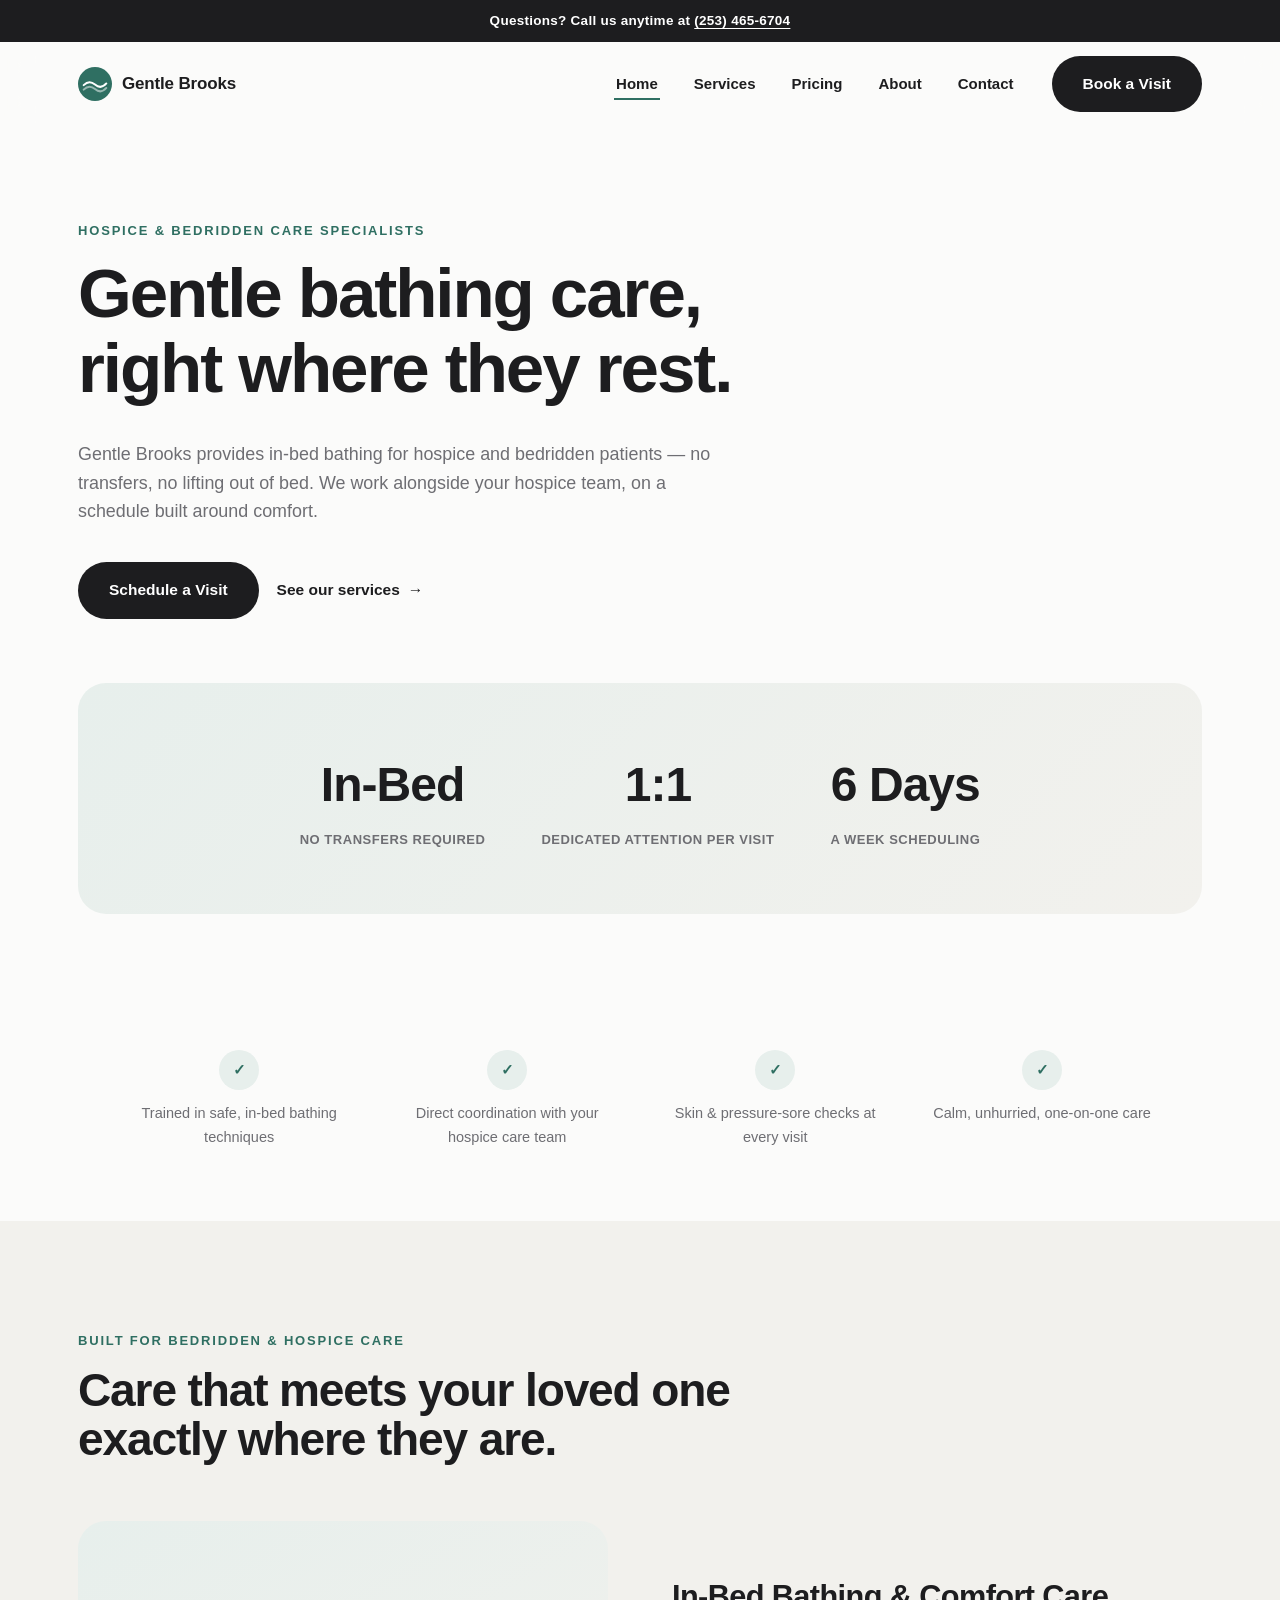
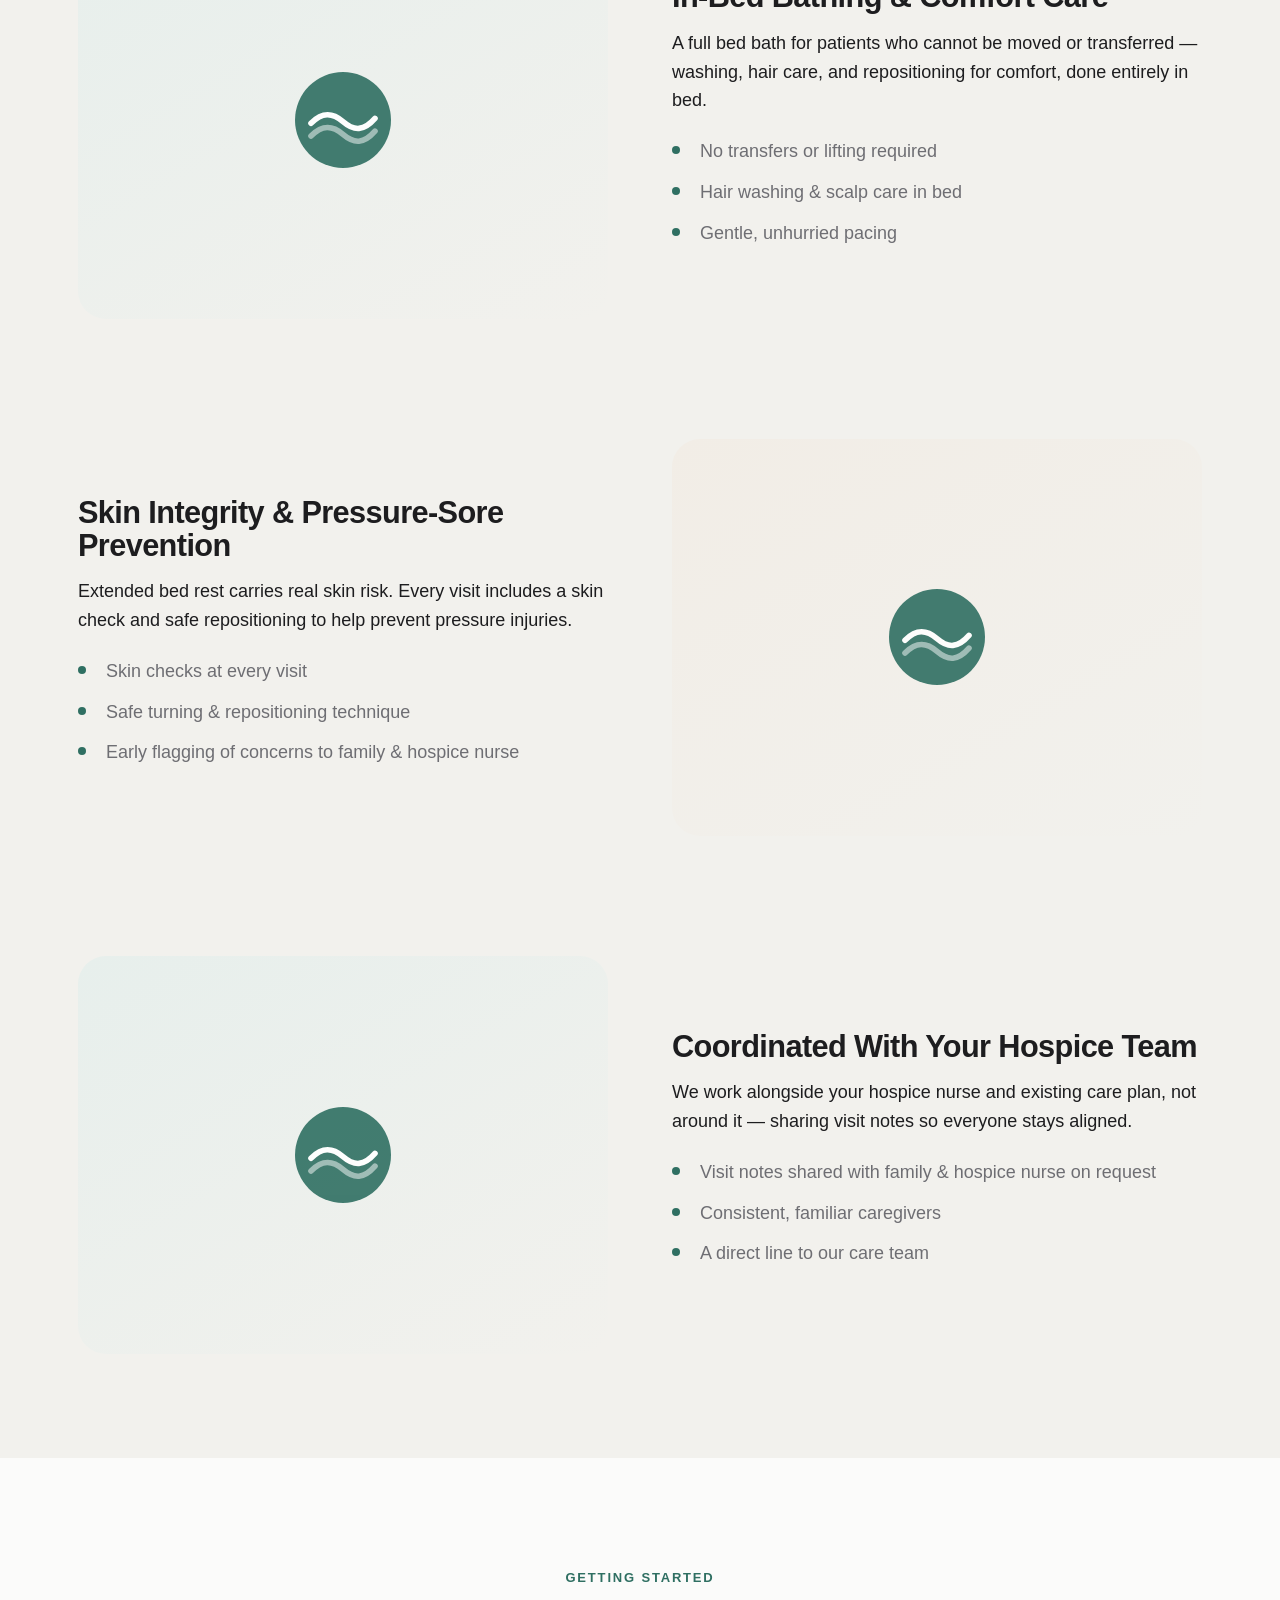
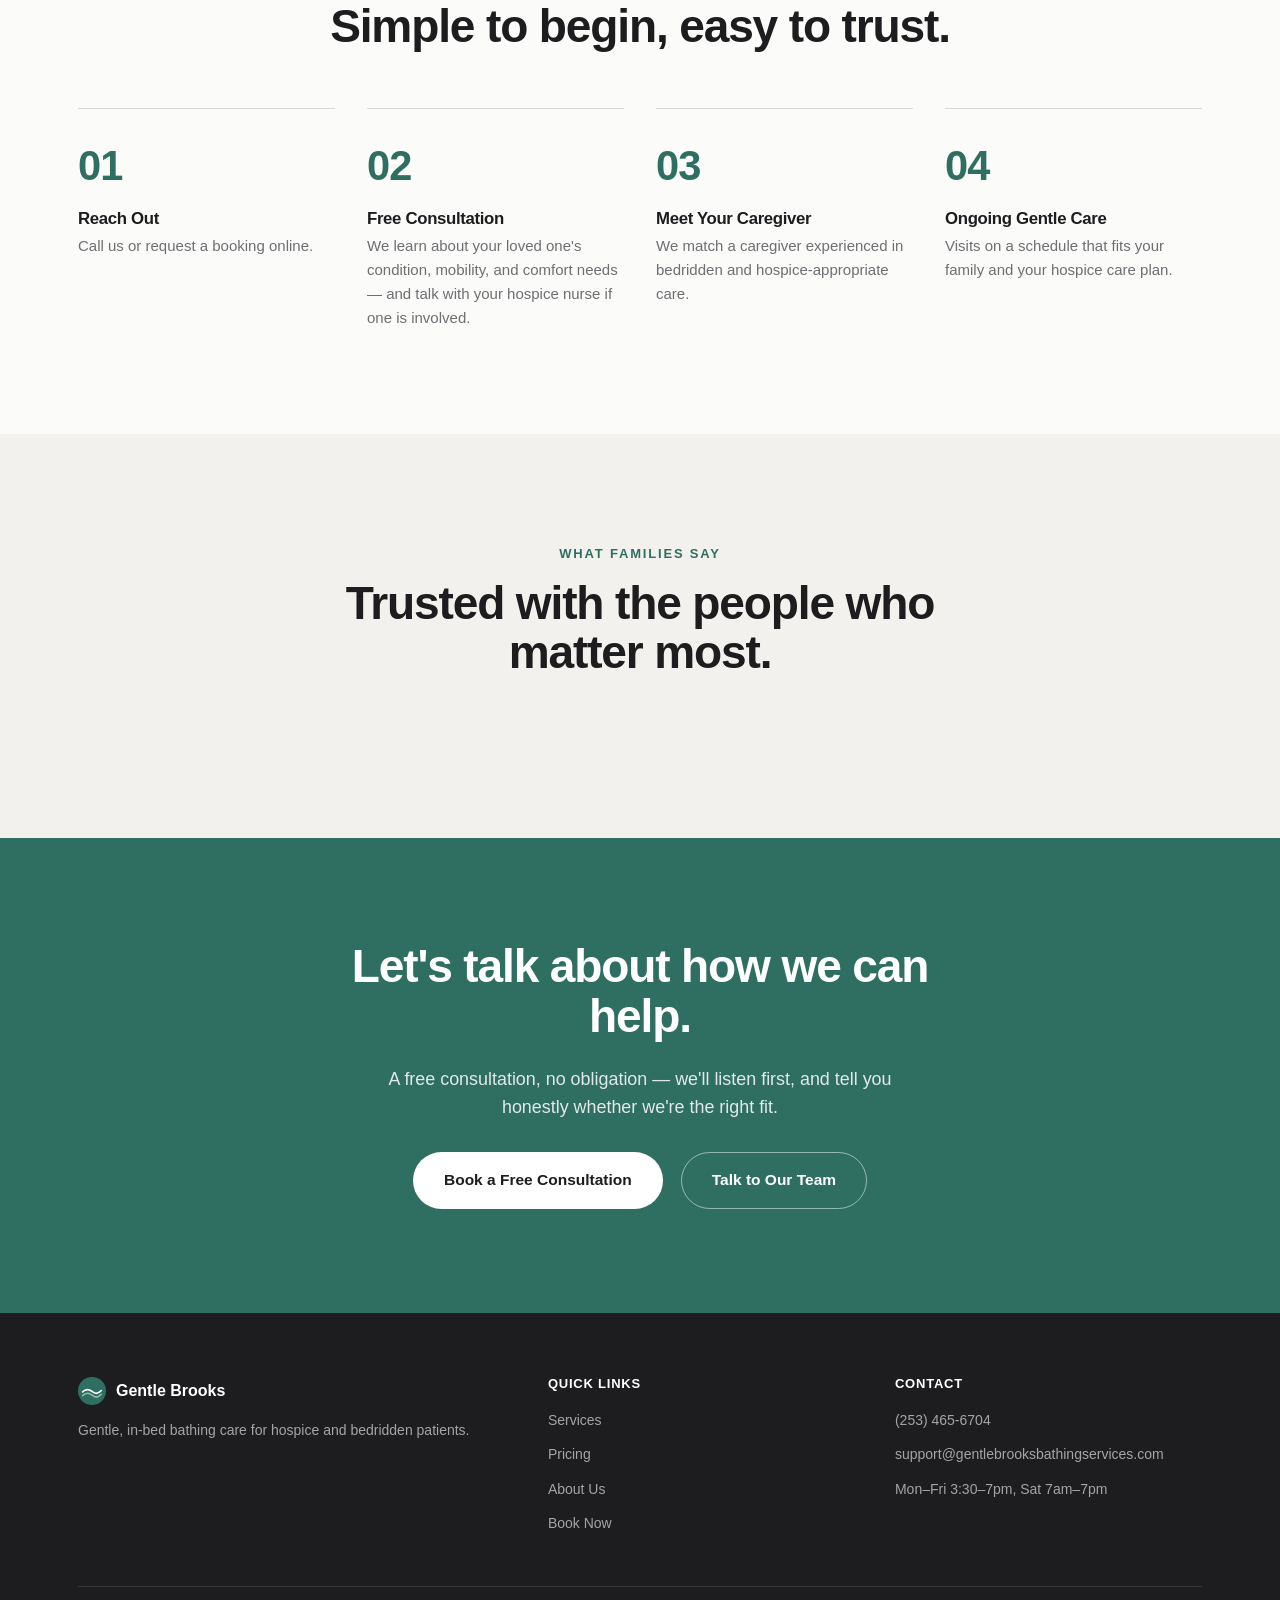
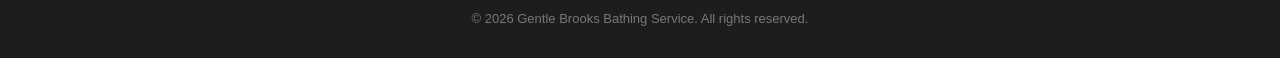
<file: index.html>
<!doctype html>
<html lang="en">
<head>
<meta charset="UTF-8">
<meta name="viewport" content="width=device-width, initial-scale=1.0">
<title>Gentle Brooks Bathing Service | In-Bed Bathing Care for Hospice &amp; Bedridden Patients</title>
<meta name="description" content="Gentle Brooks Bathing Service provides safe, dignified, in-bed bathing care for hospice and bedridden patients — no transfers required. Coordinated with your hospice team.">
<link rel="icon" type="image/svg+xml" href="assets/images/icon.svg">
<link rel="stylesheet" href="assets/css/style.css">
</head>
<body>
<a class="skip-link" href="#main">Skip to main content</a>

<div class="call-strip">
  Questions? Call us anytime at <a href="tel:+12534656704">(253) 465-6704</a>
</div>

<header class="site-header" id="siteHeader">
  <div class="container header-inner">
    <a class="brand" href="index.html">
      <img src="assets/images/icon.svg" alt="" class="brand-mark" aria-hidden="true">
      <span class="brand-word">Gentle Brooks</span>
    </a>
    <div class="nav-flex">
      <nav class="main-nav" id="mainNav" aria-label="Primary">
        <ul>
          <li><a href="index.html" aria-current="page">Home</a></li>
          <li><a href="services.html">Services</a></li>
          <li><a href="pricing.html">Pricing</a></li>
          <li><a href="about.html">About</a></li>
          <li><a href="contact.html">Contact</a></li>
        </ul>
      </nav>
      <a class="btn btn-primary nav-cta" href="booking.html">Book a Visit</a>
    </div>
    <button class="nav-toggle" id="navToggle" aria-label="Toggle menu" aria-expanded="false" aria-controls="mainNav">
      <span class="bar"></span><span class="bar"></span><span class="bar"></span>
    </button>
  </div>
</header>

<main id="main">

  <section class="hero">
    <div class="container">
      <div class="hero-inner reveal">
        <p class="eyebrow">Hospice &amp; Bedridden Care Specialists</p>
        <h1 class="display-1">Gentle bathing care,<br>right where they rest.</h1>
        <p class="lead">Gentle Brooks provides in-bed bathing for hospice and bedridden patients &mdash; no transfers, no lifting out of bed. We work alongside your hospice team, on a schedule built around comfort.</p>
        <div class="btn-row">
          <a class="btn btn-primary" href="booking.html">Schedule a Visit</a>
          <a class="btn btn-ghost" href="services.html">See our services</a>
        </div>
      </div>

      <div class="hero-visual reveal reveal-delay-1">
        <div class="hero-stat">
          <div class="num">In-Bed</div>
          <div class="label">No Transfers Required</div>
        </div>
        <div class="hero-stat">
          <div class="num">1:1</div>
          <div class="label">Dedicated Attention Per Visit</div>
        </div>
        <div class="hero-stat">
          <div class="num">6 Days</div>
          <div class="label">A Week Scheduling</div>
        </div>
      </div>
    </div>
  </section>

  <section class="section tight">
    <div class="container">
      <ul class="trust-row reveal">
        <li><span class="glyph">&#10003;</span>Trained in safe, in-bed bathing techniques</li>
        <li><span class="glyph">&#10003;</span>Direct coordination with your hospice care team</li>
        <li><span class="glyph">&#10003;</span>Skin &amp; pressure-sore checks at every visit</li>
        <li><span class="glyph">&#10003;</span>Calm, unhurried, one-on-one care</li>
      </ul>
    </div>
  </section>

  <section class="section alt">
    <div class="container">
      <div class="section-heading reveal">
        <p class="eyebrow">Built For Bedridden &amp; Hospice Care</p>
        <h2 class="display-2">Care that meets your loved one exactly where they are.</h2>
      </div>

      <div class="feature-row reveal">
        <div class="feature-visual tint-a">
          <img class="mark" src="assets/images/icon.svg" alt="">
        </div>
        <div class="feature-copy">
          <h3>In-Bed Bathing &amp; Comfort Care</h3>
          <p>A full bed bath for patients who cannot be moved or transferred &mdash; washing, hair care, and repositioning for comfort, done entirely in bed.</p>
          <ul class="feature-list">
            <li>No transfers or lifting required</li>
            <li>Hair washing &amp; scalp care in bed</li>
            <li>Gentle, unhurried pacing</li>
          </ul>
        </div>
      </div>

      <div class="feature-row reverse reveal">
        <div class="feature-visual tint-b">
          <img class="mark" src="assets/images/icon.svg" alt="">
        </div>
        <div class="feature-copy">
          <h3>Skin Integrity &amp; Pressure-Sore Prevention</h3>
          <p>Extended bed rest carries real skin risk. Every visit includes a skin check and safe repositioning to help prevent pressure injuries.</p>
          <ul class="feature-list">
            <li>Skin checks at every visit</li>
            <li>Safe turning &amp; repositioning technique</li>
            <li>Early flagging of concerns to family &amp; hospice nurse</li>
          </ul>
        </div>
      </div>

      <div class="feature-row reveal">
        <div class="feature-visual tint-a">
          <img class="mark" src="assets/images/icon.svg" alt="">
        </div>
        <div class="feature-copy">
          <h3>Coordinated With Your Hospice Team</h3>
          <p>We work alongside your hospice nurse and existing care plan, not around it &mdash; sharing visit notes so everyone stays aligned.</p>
          <ul class="feature-list">
            <li>Visit notes shared with family &amp; hospice nurse on request</li>
            <li>Consistent, familiar caregivers</li>
            <li>A direct line to our care team</li>
          </ul>
        </div>
      </div>
    </div>
  </section>

  <section class="section">
    <div class="container">
      <div class="section-heading center reveal">
        <p class="eyebrow">Getting Started</p>
        <h2 class="display-2">Simple to begin, easy to trust.</h2>
      </div>
      <div class="steps reveal">
        <div class="step">
          <span class="num">01</span>
          <h4>Reach Out</h4>
          <p>Call us or request a booking online.</p>
        </div>
        <div class="step">
          <span class="num">02</span>
          <h4>Free Consultation</h4>
          <p>We learn about your loved one's condition, mobility, and comfort needs &mdash; and talk with your hospice nurse if one is involved.</p>
        </div>
        <div class="step">
          <span class="num">03</span>
          <h4>Meet Your Caregiver</h4>
          <p>We match a caregiver experienced in bedridden and hospice-appropriate care.</p>
        </div>
        <div class="step">
          <span class="num">04</span>
          <h4>Ongoing Gentle Care</h4>
          <p>Visits on a schedule that fits your family and your hospice care plan.</p>
        </div>
      </div>
    </div>
  </section>

  <!--
    TESTIMONIALS: fake placeholder quotes removed 2026-08-07 — they were
    shipping live to visitors as "Placeholder: ... — sample quote, replace
    before launch". Swap the note below for real client quotes (with
    permission) as they come in. Structure for a real quote:
    <div class="quote-block reveal">
      <span class="mark">&#8220;</span>
      <p class="quote">REAL QUOTE HERE</p>
      <p class="attr">— First name, relationship (e.g. "daughter of a client")</p>
    </div>
  -->
  <section class="section alt">
    <div class="container">
      <div class="section-heading center reveal">
        <p class="eyebrow">What Families Say</p>
        <h2 class="display-2">Trusted with the people who matter most.</h2>
      </div>
    </div>
  </section>

  <section class="section accent-block cta-banner">
    <div class="container reveal">
      <h2 class="display-2">Let's talk about how we can help.</h2>
      <p class="lead">A free consultation, no obligation &mdash; we'll listen first, and tell you honestly whether we're the right fit.</p>
      <div class="btn-row">
        <a class="btn btn-primary" href="booking.html">Book a Free Consultation</a>
        <a class="btn btn-outline" href="contact.html">Talk to Our Team</a>
      </div>
    </div>
  </section>

</main>

<footer class="site-footer">
  <div class="container">
    <div class="footer-grid">
      <div>
        <div class="footer-brand">
          <img src="assets/images/icon.svg" alt="" style="height:28px;width:28px;">
          <span>Gentle Brooks</span>
        </div>
        <p>Gentle, in-bed bathing care for hospice and bedridden patients.</p>
      </div>
      <div>
        <h4>Quick Links</h4>
        <ul>
          <li><a href="services.html">Services</a></li>
          <li><a href="pricing.html">Pricing</a></li>
          <li><a href="about.html">About Us</a></li>
          <li><a href="booking.html">Book Now</a></li>
        </ul>
      </div>
      <div>
        <h4>Contact</h4>
        <ul>
          <li><a href="tel:+12534656704">(253) 465-6704</a></li>
          <li><a href="mailto:support@gentlebrooksbathingservices.com">support@gentlebrooksbathingservices.com</a></li>
          <li>Mon&ndash;Fri 3:30&ndash;7pm, Sat 7am&ndash;7pm</li>
        </ul>
      </div>
    </div>
    <div class="footer-bottom">
      &copy; 2026 Gentle Brooks Bathing Service. All rights reserved.
    </div>
  </div>
</footer>

<script src="assets/js/main.js"></script>
</body>
</html>
</file>
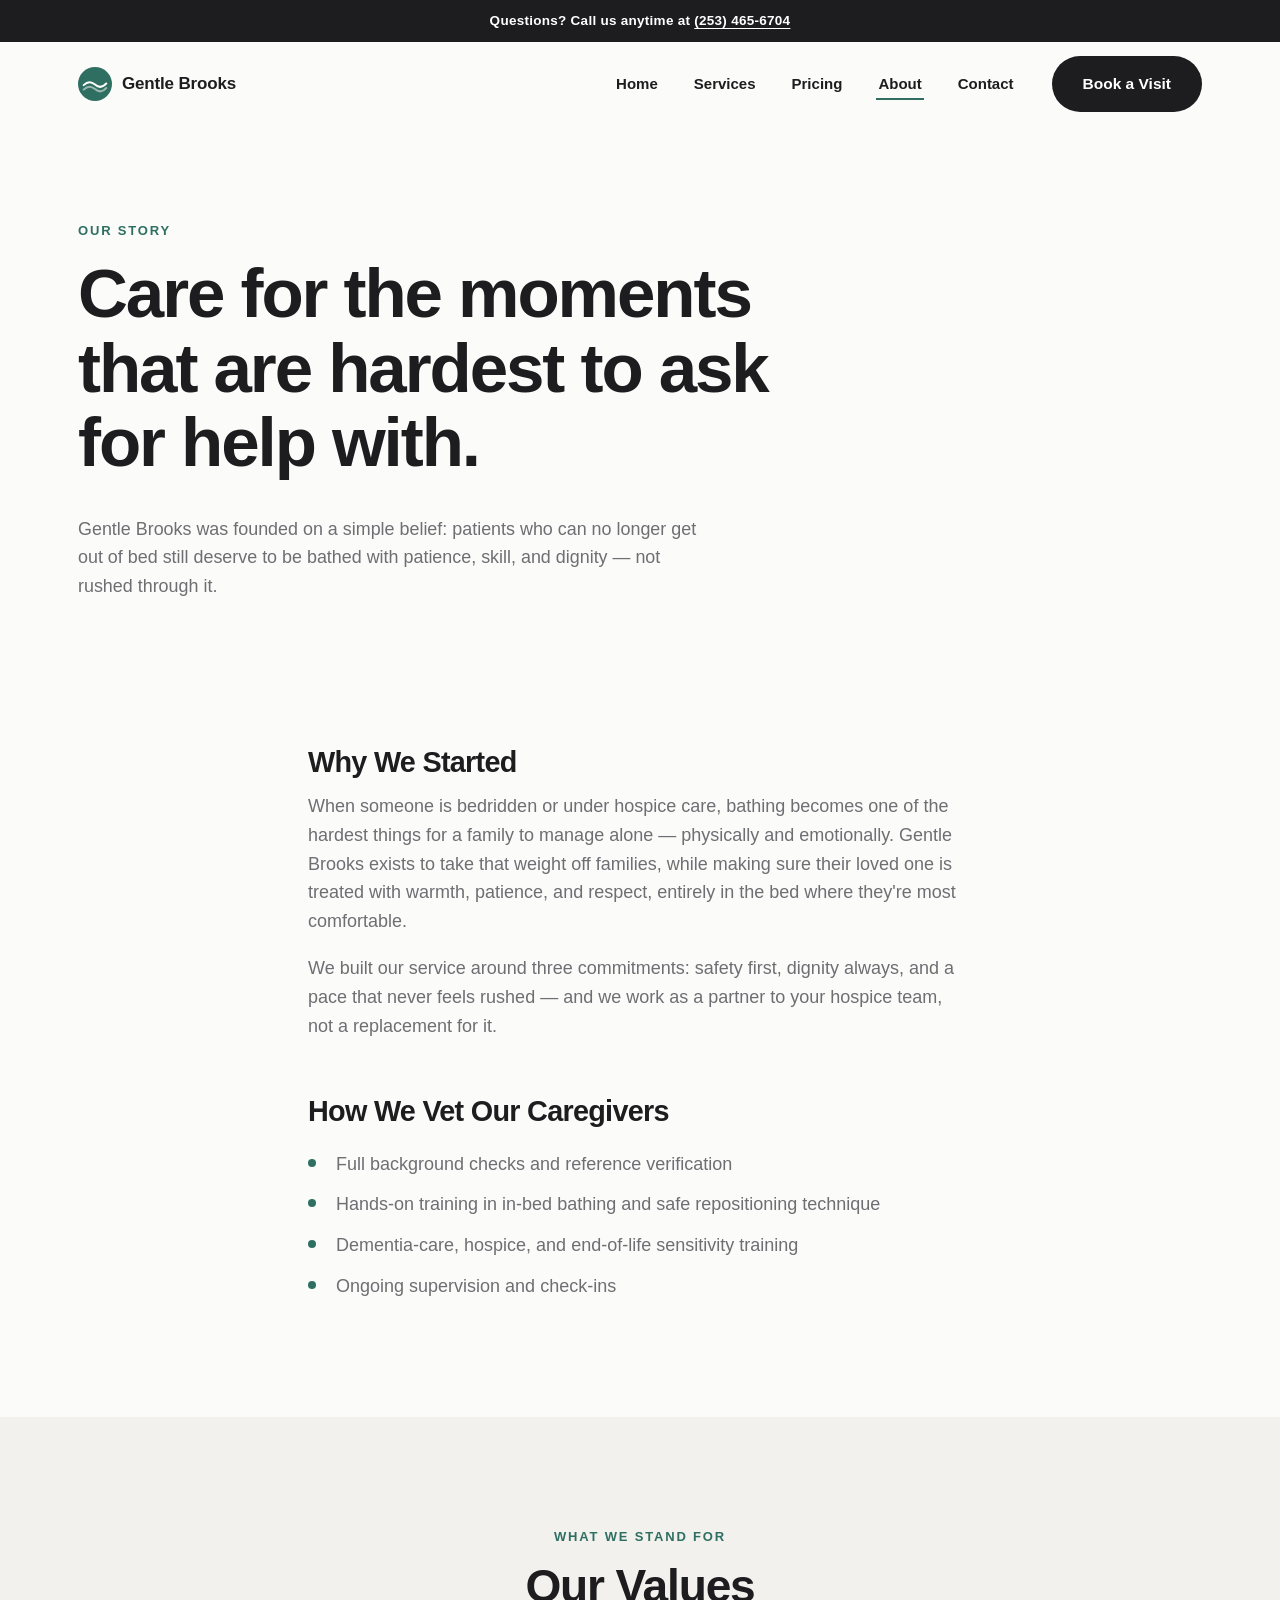
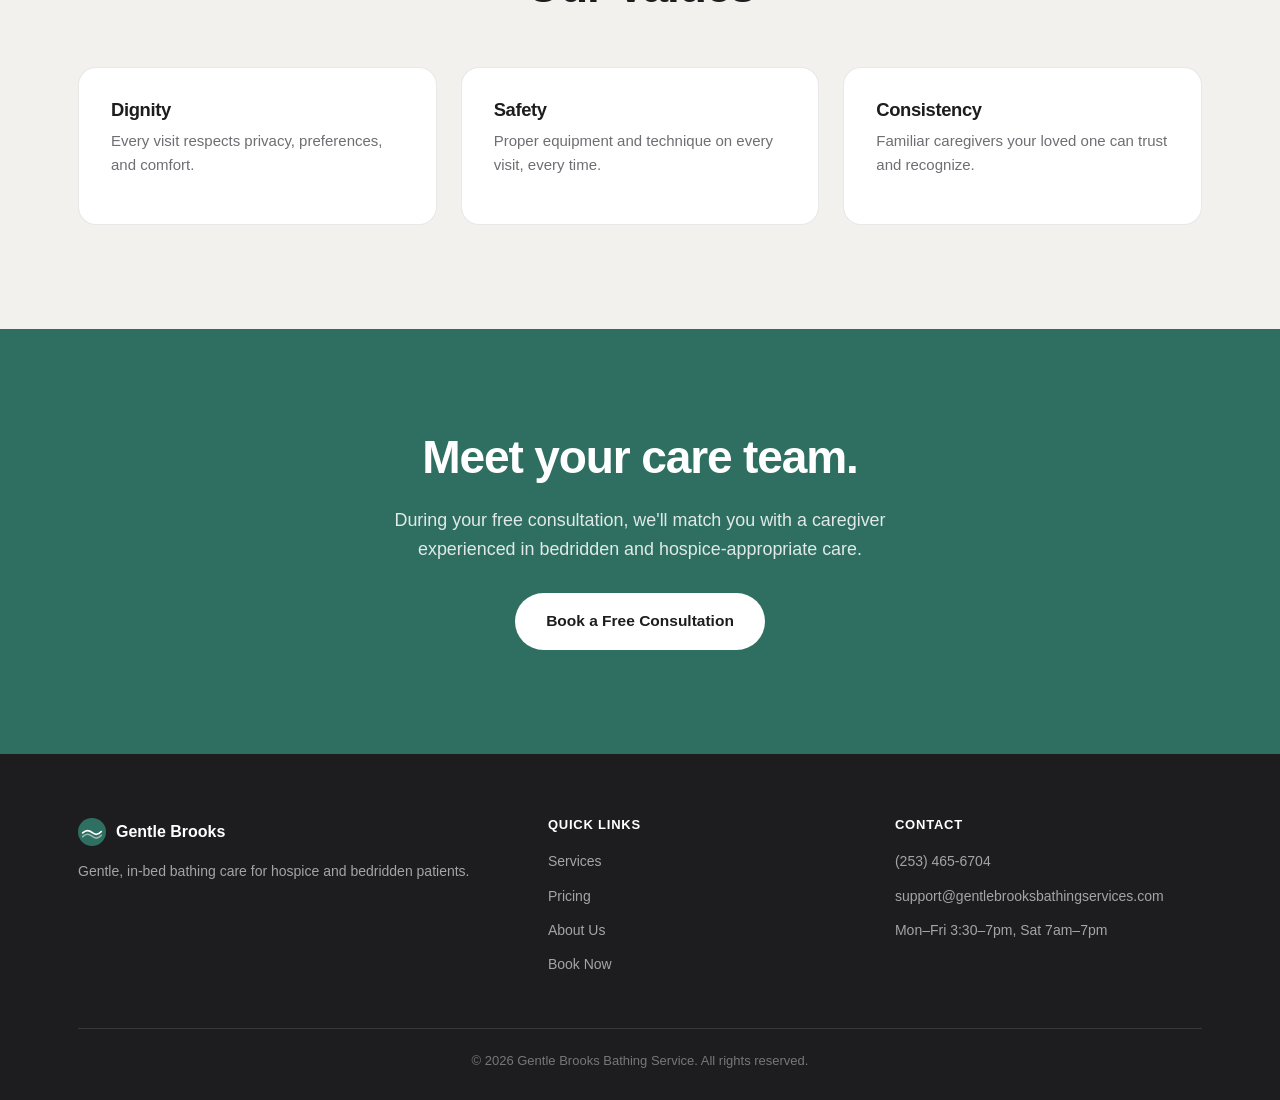
<file: about.html>
<!doctype html>
<html lang="en">
<head>
<meta charset="UTF-8">
<meta name="viewport" content="width=device-width, initial-scale=1.0">
<title>About Us | Gentle Brooks Bathing Service</title>
<meta name="description" content="Learn about Gentle Brooks Bathing Service's mission, caregiver vetting process, and commitment to dignified in-bed bathing care for hospice and bedridden patients.">
<link rel="icon" type="image/svg+xml" href="assets/images/icon.svg">
<link rel="stylesheet" href="assets/css/style.css">
</head>
<body>
<a class="skip-link" href="#main">Skip to main content</a>

<div class="call-strip">
  Questions? Call us anytime at <a href="tel:+12534656704">(253) 465-6704</a>
</div>

<header class="site-header" id="siteHeader">
  <div class="container header-inner">
    <a class="brand" href="index.html">
      <img src="assets/images/icon.svg" alt="" class="brand-mark" aria-hidden="true">
      <span class="brand-word">Gentle Brooks</span>
    </a>
    <div class="nav-flex">
      <nav class="main-nav" id="mainNav" aria-label="Primary">
        <ul>
          <li><a href="index.html">Home</a></li>
          <li><a href="services.html">Services</a></li>
          <li><a href="pricing.html">Pricing</a></li>
          <li><a href="about.html" aria-current="page">About</a></li>
          <li><a href="contact.html">Contact</a></li>
        </ul>
      </nav>
      <a class="btn btn-primary nav-cta" href="booking.html">Book a Visit</a>
    </div>
    <button class="nav-toggle" id="navToggle" aria-label="Toggle menu" aria-expanded="false" aria-controls="mainNav">
      <span class="bar"></span><span class="bar"></span><span class="bar"></span>
    </button>
  </div>
</header>

<main id="main">

  <section class="hero" style="padding-bottom:24px;">
    <div class="container">
      <div class="hero-inner reveal">
        <p class="eyebrow">Our Story</p>
        <h1 class="display-1">Care for the moments that are hardest to ask for help with.</h1>
        <p class="lead">Gentle Brooks was founded on a simple belief: patients who can no longer get out of bed still deserve to be bathed with patience, skill, and dignity &mdash; not rushed through it.</p>
      </div>
    </div>
  </section>

  <section class="section">
    <div class="container" style="max-width:720px;">
      <div class="reveal">
        <h2 class="display-2" style="font-size:1.8rem;">Why We Started</h2>
        <p style="color:var(--ink-soft);">When someone is bedridden or under hospice care, bathing becomes one of the hardest things for a family to manage alone &mdash; physically and emotionally. Gentle Brooks exists to take that weight off families, while making sure their loved one is treated with warmth, patience, and respect, entirely in the bed where they're most comfortable.</p>
        <p style="color:var(--ink-soft);">We built our service around three commitments: safety first, dignity always, and a pace that never feels rushed &mdash; and we work as a partner to your hospice team, not a replacement for it.</p>
      </div>

      <div class="reveal" style="margin-top:56px;">
        <h2 class="display-2" style="font-size:1.8rem;">How We Vet Our Caregivers</h2>
        <ul class="feature-list">
          <li>Full background checks and reference verification</li>
          <li>Hands-on training in in-bed bathing and safe repositioning technique</li>
          <li>Dementia-care, hospice, and end-of-life sensitivity training</li>
          <li>Ongoing supervision and check-ins</li>
        </ul>
      </div>
    </div>
  </section>

  <section class="section alt">
    <div class="container">
      <div class="section-heading center reveal">
        <p class="eyebrow">What We Stand For</p>
        <h2 class="display-2">Our Values</h2>
      </div>
      <div class="card-grid reveal">
        <div class="card">
          <h3>Dignity</h3>
          <p>Every visit respects privacy, preferences, and comfort.</p>
        </div>
        <div class="card">
          <h3>Safety</h3>
          <p>Proper equipment and technique on every visit, every time.</p>
        </div>
        <div class="card">
          <h3>Consistency</h3>
          <p>Familiar caregivers your loved one can trust and recognize.</p>
        </div>
      </div>
    </div>
  </section>

  <section class="section accent-block cta-banner">
    <div class="container reveal">
      <h2 class="display-2">Meet your care team.</h2>
      <p class="lead">During your free consultation, we'll match you with a caregiver experienced in bedridden and hospice-appropriate care.</p>
      <div class="btn-row">
        <a class="btn btn-primary" href="booking.html">Book a Free Consultation</a>
      </div>
    </div>
  </section>

</main>

<footer class="site-footer">
  <div class="container">
    <div class="footer-grid">
      <div>
        <div class="footer-brand">
          <img src="assets/images/icon.svg" alt="" style="height:28px;width:28px;">
          <span>Gentle Brooks</span>
        </div>
        <p>Gentle, in-bed bathing care for hospice and bedridden patients.</p>
      </div>
      <div>
        <h4>Quick Links</h4>
        <ul>
          <li><a href="services.html">Services</a></li>
          <li><a href="pricing.html">Pricing</a></li>
          <li><a href="about.html">About Us</a></li>
          <li><a href="booking.html">Book Now</a></li>
        </ul>
      </div>
      <div>
        <h4>Contact</h4>
        <ul>
          <li><a href="tel:+12534656704">(253) 465-6704</a></li>
          <li><a href="mailto:support@gentlebrooksbathingservices.com">support@gentlebrooksbathingservices.com</a></li>
          <li>Mon&ndash;Fri 3:30&ndash;7pm, Sat 7am&ndash;7pm</li>
        </ul>
      </div>
    </div>
    <div class="footer-bottom">
      &copy; 2026 Gentle Brooks Bathing Service. All rights reserved.
    </div>
  </div>
</footer>

<script src="assets/js/main.js"></script>
</body>
</html>
</file>
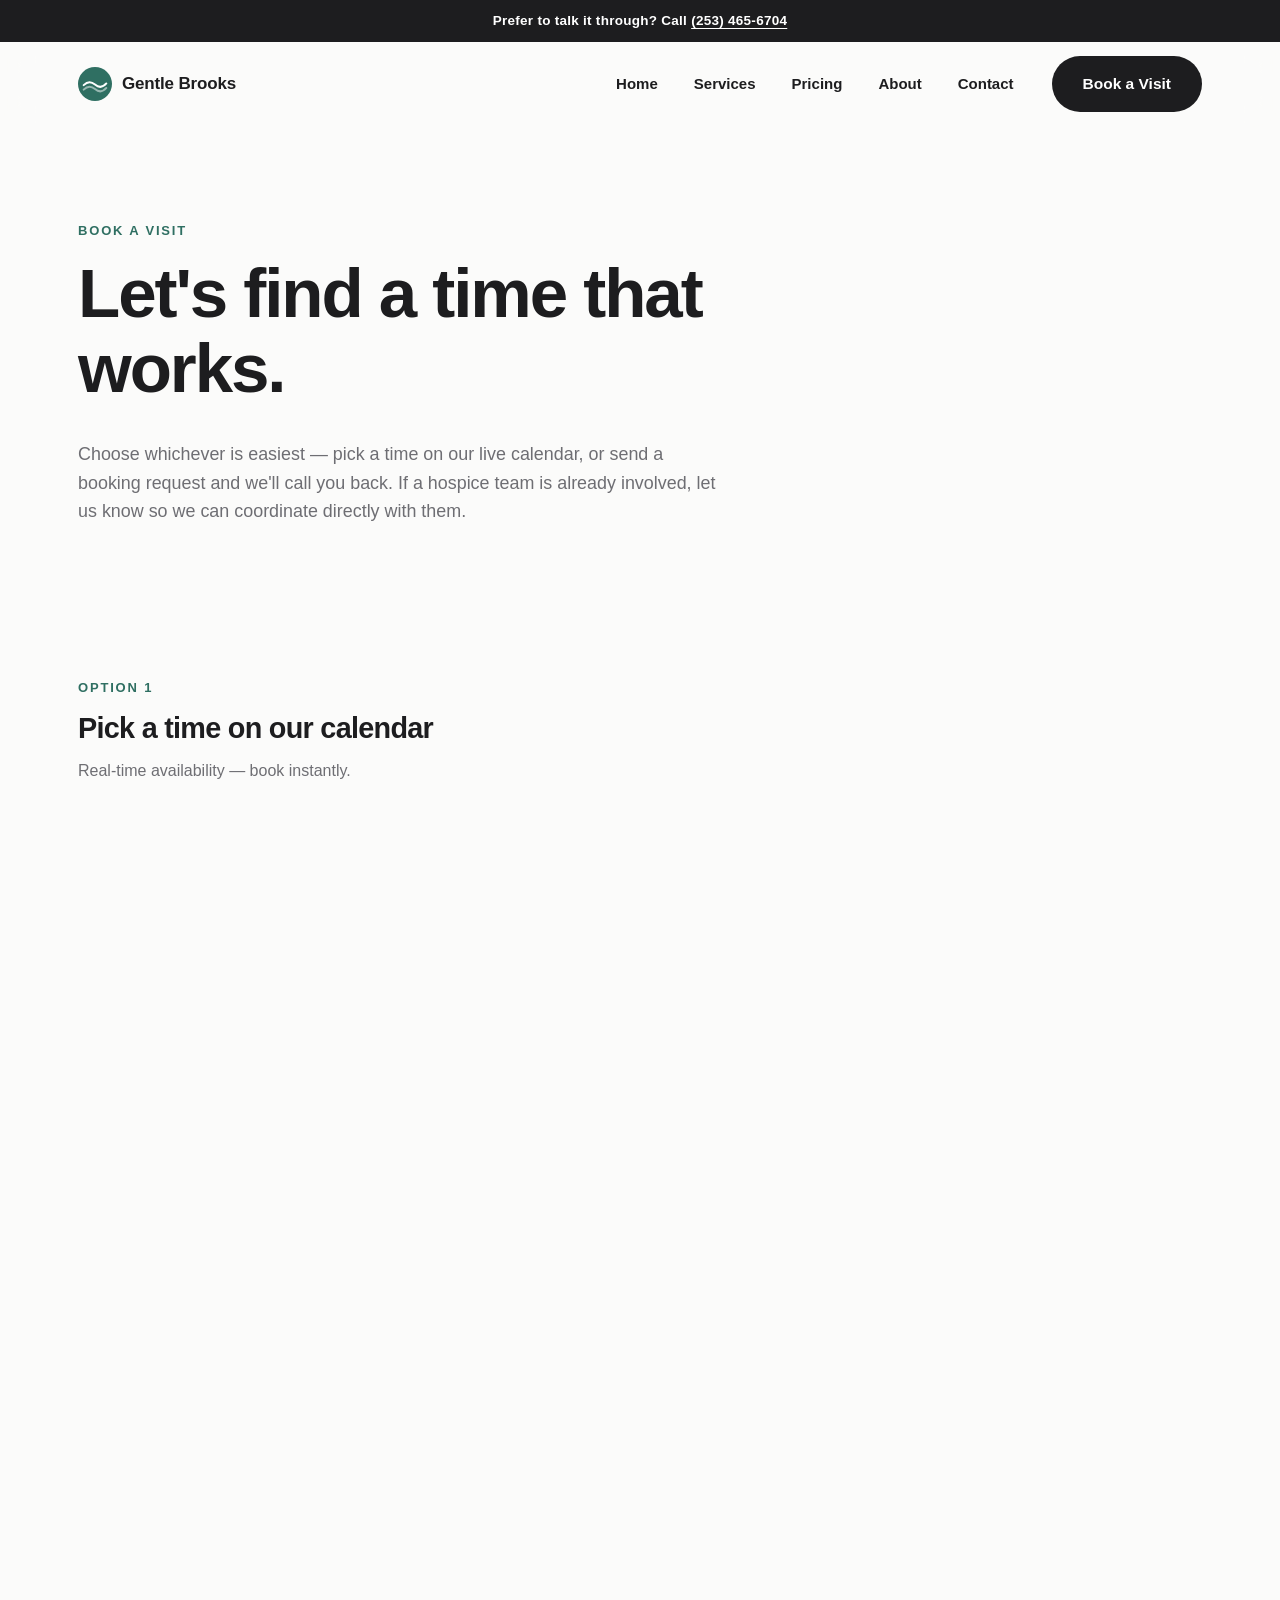
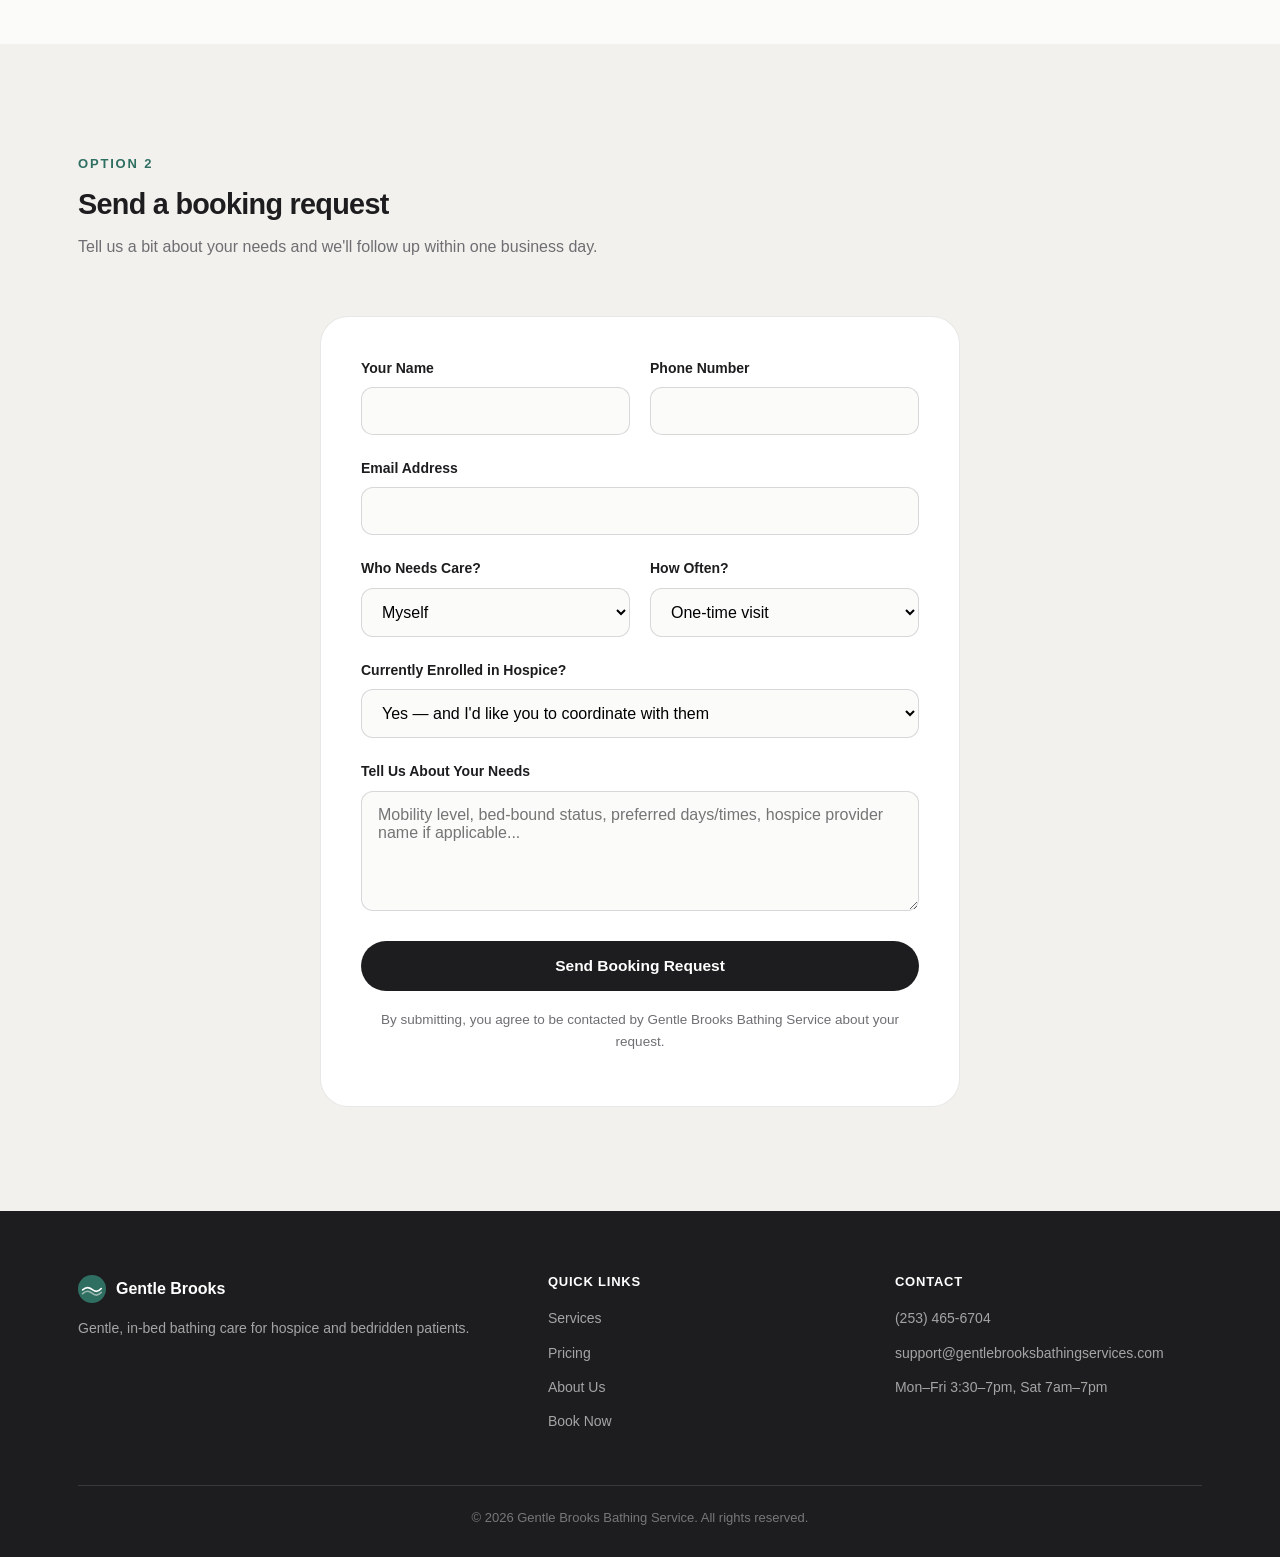
<file: booking.html>
<!doctype html>
<html lang="en">
<head>
<meta charset="UTF-8">
<meta name="viewport" content="width=device-width, initial-scale=1.0">
<title>Book Now | Gentle Brooks Bathing Service</title>
<meta name="description" content="Schedule a free consultation or bathing care visit with Gentle Brooks Bathing Service.">
<link rel="icon" type="image/svg+xml" href="assets/images/icon.svg">
<link rel="stylesheet" href="assets/css/style.css">
</head>
<body>
<a class="skip-link" href="#main">Skip to main content</a>

<div class="call-strip">
  Prefer to talk it through? Call <a href="tel:+12534656704">(253) 465-6704</a>
</div>

<header class="site-header" id="siteHeader">
  <div class="container header-inner">
    <a class="brand" href="index.html">
      <img src="assets/images/icon.svg" alt="" class="brand-mark" aria-hidden="true">
      <span class="brand-word">Gentle Brooks</span>
    </a>
    <div class="nav-flex">
      <nav class="main-nav" id="mainNav" aria-label="Primary">
        <ul>
          <li><a href="index.html">Home</a></li>
          <li><a href="services.html">Services</a></li>
          <li><a href="pricing.html">Pricing</a></li>
          <li><a href="about.html">About</a></li>
          <li><a href="contact.html">Contact</a></li>
        </ul>
      </nav>
      <a class="btn btn-primary nav-cta" href="booking.html" aria-current="page">Book a Visit</a>
    </div>
    <button class="nav-toggle" id="navToggle" aria-label="Toggle menu" aria-expanded="false" aria-controls="mainNav">
      <span class="bar"></span><span class="bar"></span><span class="bar"></span>
    </button>
  </div>
</header>

<main id="main">

  <section class="hero" style="padding-bottom:24px;">
    <div class="container">
      <div class="hero-inner reveal">
        <p class="eyebrow">Book a Visit</p>
        <h1 class="display-1">Let's find a time that works.</h1>
        <p class="lead">Choose whichever is easiest &mdash; pick a time on our live calendar, or send a booking request and we'll call you back. If a hospice team is already involved, let us know so we can coordinate directly with them.</p>
      </div>
    </div>
  </section>

  <section class="section">
    <div class="container">
      <div class="section-heading reveal">
        <p class="eyebrow">Option 1</p>
        <h2 class="display-2" style="font-size:1.8rem;">Pick a time on our calendar</h2>
        <p class="lead" style="font-size:1rem;">Real-time availability &mdash; book instantly.</p>
      </div>

      <div class="calendly-inline-widget reveal" data-url="https://calendly.com/leighbrooks358/30min" style="min-width:320px;height:700px;"></div>
      <script src="https://assets.calendly.com/assets/external/widget.js" async></script>
    </div>
  </section>

  <section class="section alt">
    <div class="container">
      <div class="section-heading reveal">
        <p class="eyebrow">Option 2</p>
        <h2 class="display-2" style="font-size:1.8rem;">Send a booking request</h2>
        <p class="lead" style="font-size:1rem;">Tell us a bit about your needs and we'll follow up within one business day.</p>
      </div>

      <!--
        FORM SUBMISSION: handled by assets/js/forms.js, which inserts
        submissions directly into the "booking_requests" table in the
        "Gentle Brooks" Supabase project. See README for details.
      -->
      <form class="card-form reveal" id="booking-form">
        <div class="form-row two-col">
          <div>
            <label for="name">Your Name</label>
            <input type="text" id="name" name="name" required>
          </div>
          <div>
            <label for="phone">Phone Number</label>
            <input type="tel" id="phone" name="phone" required>
          </div>
        </div>
        <div class="form-row">
          <label for="email">Email Address</label>
          <input type="email" id="email" name="email" required>
        </div>
        <div class="form-row two-col">
          <div>
            <label for="care-for">Who Needs Care?</label>
            <select id="care-for" name="care_for">
              <option>Myself</option>
              <option>A parent</option>
              <option>A spouse</option>
              <option>Another family member</option>
            </select>
          </div>
          <div>
            <label for="frequency">How Often?</label>
            <select id="frequency" name="frequency">
              <option>One-time visit</option>
              <option>A few times a week</option>
              <option>Daily</option>
              <option>Not sure yet</option>
            </select>
          </div>
        </div>
        <div class="form-row">
          <label for="hospice">Currently Enrolled in Hospice?</label>
          <select id="hospice" name="hospice_status">
            <option>Yes &mdash; and I'd like you to coordinate with them</option>
            <option>Yes &mdash; not sure about coordination yet</option>
            <option>No, not currently on hospice</option>
            <option>Not sure</option>
          </select>
        </div>
        <div class="form-row">
          <label for="notes">Tell Us About Your Needs</label>
          <textarea id="notes" name="notes" placeholder="Mobility level, bed-bound status, preferred days/times, hospice provider name if applicable..."></textarea>
        </div>
        <button type="submit" class="btn btn-primary" style="width:100%;justify-content:center;">Send Booking Request</button>
        <p class="form-note">By submitting, you agree to be contacted by Gentle Brooks Bathing Service about your request.</p>
      </form>
    </div>
  </section>

  <!--
    ONLINE PAYMENT: removed 2026-08-07 — the "Pay Online Securely" button
    pointed at a fake placeholder Stripe URL (buy.stripe.com/YOUR-PAYMENT-LINK)
    and would 404 if clicked. Re-add once a real Stripe Payment Link exists:
    1. Create a free Stripe account at https://dashboard.stripe.com
    2. Create a Payment Link for each service/package (Products > Payment Links)
    3. Put the real URL in the href below.
    <section class="section">
      <div class="container">
        <div class="section-heading center reveal">
          <p class="eyebrow">Option 3</p>
          <h2 class="display-2" style="font-size:1.8rem;">Pay for a visit or package</h2>
          <p class="lead" style="font-size:1rem; margin-left:auto; margin-right:auto;">Already scheduled? Pay securely online.</p>
        </div>
        <div style="text-align:center;" class="reveal">
          <a class="btn btn-primary" href="https://buy.stripe.com/REAL-LINK" target="_blank" rel="noopener">Pay Online Securely</a>
          <p class="form-note">Payments are processed securely by Stripe. See <a href="pricing.html">Pricing</a> for package details &mdash; including a note on what Medicare hospice may already cover.</p>
        </div>
      </div>
    </section>
  -->

</main>

<footer class="site-footer">
  <div class="container">
    <div class="footer-grid">
      <div>
        <div class="footer-brand">
          <img src="assets/images/icon.svg" alt="" style="height:28px;width:28px;">
          <span>Gentle Brooks</span>
        </div>
        <p>Gentle, in-bed bathing care for hospice and bedridden patients.</p>
      </div>
      <div>
        <h4>Quick Links</h4>
        <ul>
          <li><a href="services.html">Services</a></li>
          <li><a href="pricing.html">Pricing</a></li>
          <li><a href="about.html">About Us</a></li>
          <li><a href="booking.html">Book Now</a></li>
        </ul>
      </div>
      <div>
        <h4>Contact</h4>
        <ul>
          <li><a href="tel:+12534656704">(253) 465-6704</a></li>
          <li><a href="mailto:support@gentlebrooksbathingservices.com">support@gentlebrooksbathingservices.com</a></li>
          <li>Mon&ndash;Fri 3:30&ndash;7pm, Sat 7am&ndash;7pm</li>
        </ul>
      </div>
    </div>
    <div class="footer-bottom">
      &copy; 2026 Gentle Brooks Bathing Service. All rights reserved.
    </div>
  </div>
</footer>

<script src="assets/js/main.js"></script>
<script src="assets/js/forms.js" onerror="showFormLoadFallback()"></script>
</body>
</html>
</file>
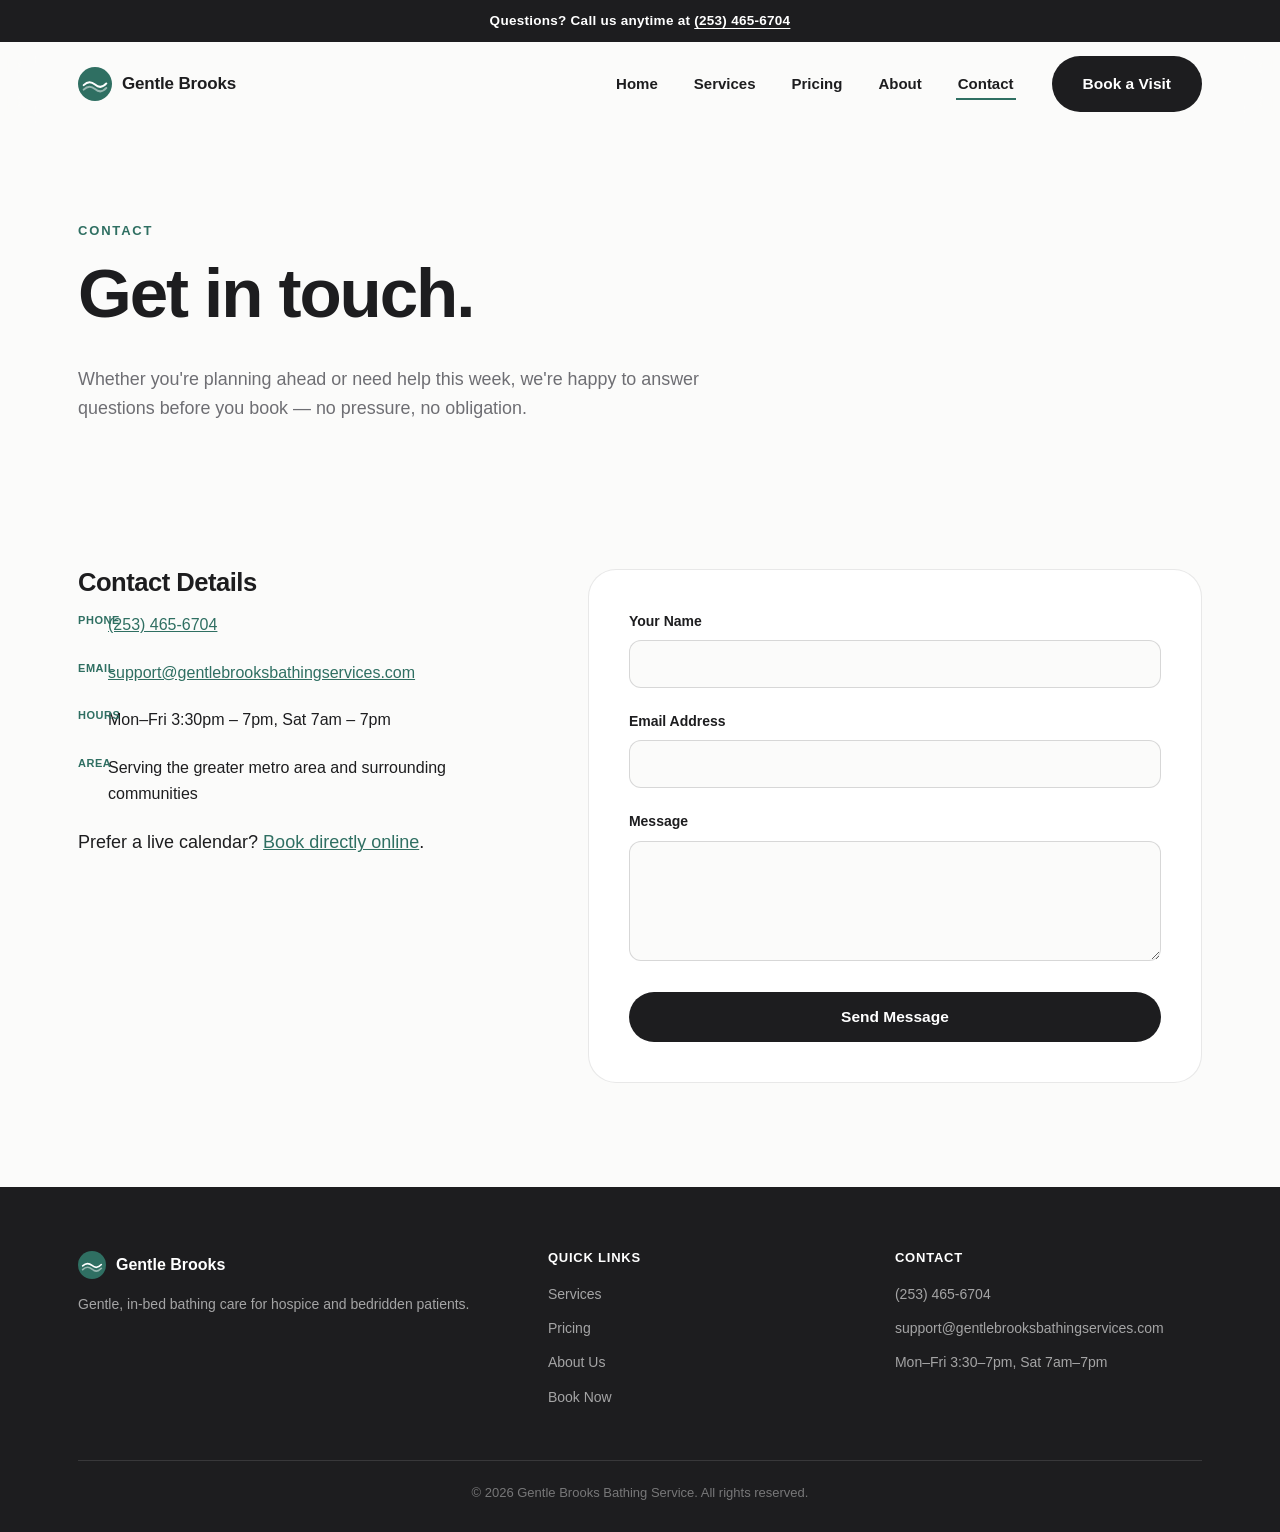
<file: contact.html>
<!doctype html>
<html lang="en">
<head>
<meta charset="UTF-8">
<meta name="viewport" content="width=device-width, initial-scale=1.0">
<title>Contact Us | Gentle Brooks Bathing Service</title>
<meta name="description" content="Get in touch with Gentle Brooks Bathing Service by phone, email, or online form.">
<link rel="icon" type="image/svg+xml" href="assets/images/icon.svg">
<link rel="stylesheet" href="assets/css/style.css">
</head>
<body>
<a class="skip-link" href="#main">Skip to main content</a>

<div class="call-strip">
  Questions? Call us anytime at <a href="tel:+12534656704">(253) 465-6704</a>
</div>

<header class="site-header" id="siteHeader">
  <div class="container header-inner">
    <a class="brand" href="index.html">
      <img src="assets/images/icon.svg" alt="" class="brand-mark" aria-hidden="true">
      <span class="brand-word">Gentle Brooks</span>
    </a>
    <div class="nav-flex">
      <nav class="main-nav" id="mainNav" aria-label="Primary">
        <ul>
          <li><a href="index.html">Home</a></li>
          <li><a href="services.html">Services</a></li>
          <li><a href="pricing.html">Pricing</a></li>
          <li><a href="about.html">About</a></li>
          <li><a href="contact.html" aria-current="page">Contact</a></li>
        </ul>
      </nav>
      <a class="btn btn-primary nav-cta" href="booking.html">Book a Visit</a>
    </div>
    <button class="nav-toggle" id="navToggle" aria-label="Toggle menu" aria-expanded="false" aria-controls="mainNav">
      <span class="bar"></span><span class="bar"></span><span class="bar"></span>
    </button>
  </div>
</header>

<main id="main">

  <section class="hero" style="padding-bottom:24px;">
    <div class="container">
      <div class="hero-inner reveal">
        <p class="eyebrow">Contact</p>
        <h1 class="display-1">Get in touch.</h1>
        <p class="lead">Whether you're planning ahead or need help this week, we're happy to answer questions before you book &mdash; no pressure, no obligation.</p>
      </div>
    </div>
  </section>

  <section class="section">
    <div class="container contact-grid">
      <div class="reveal">
        <h2 style="font-size:1.6rem;">Contact Details</h2>
        <ul class="info-list">
          <li><span class="glyph">Phone</span><a href="tel:+12534656704">(253) 465-6704</a></li>
          <li><span class="glyph">Email</span><a href="mailto:support@gentlebrooksbathingservices.com">support@gentlebrooksbathingservices.com</a></li>
          <li><span class="glyph">Hours</span>Mon&ndash;Fri 3:30pm &ndash; 7pm, Sat 7am &ndash; 7pm</li>
          <li><span class="glyph">Area</span>Serving the greater metro area and surrounding communities</li>
        </ul>
        <p>Prefer a live calendar? <a href="booking.html">Book directly online</a>.</p>
      </div>

      <div class="reveal reveal-delay-1">
        <!--
          FORM SUBMISSION: handled by assets/js/forms.js, which inserts
          submissions directly into the "contact_messages" table in the
          "Gentle Brooks" Supabase project. See README for details.
        -->
        <form class="card-form" id="contact-form">
          <div class="form-row">
            <label for="c-name">Your Name</label>
            <input type="text" id="c-name" name="name" required>
          </div>
          <div class="form-row">
            <label for="c-email">Email Address</label>
            <input type="email" id="c-email" name="email" required>
          </div>
          <div class="form-row">
            <label for="c-message">Message</label>
            <textarea id="c-message" name="message" required></textarea>
          </div>
          <button type="submit" class="btn btn-primary" style="width:100%;justify-content:center;">Send Message</button>
        </form>
      </div>
    </div>
  </section>

</main>

<footer class="site-footer">
  <div class="container">
    <div class="footer-grid">
      <div>
        <div class="footer-brand">
          <img src="assets/images/icon.svg" alt="" style="height:28px;width:28px;">
          <span>Gentle Brooks</span>
        </div>
        <p>Gentle, in-bed bathing care for hospice and bedridden patients.</p>
      </div>
      <div>
        <h4>Quick Links</h4>
        <ul>
          <li><a href="services.html">Services</a></li>
          <li><a href="pricing.html">Pricing</a></li>
          <li><a href="about.html">About Us</a></li>
          <li><a href="booking.html">Book Now</a></li>
        </ul>
      </div>
      <div>
        <h4>Contact</h4>
        <ul>
          <li><a href="tel:+12534656704">(253) 465-6704</a></li>
          <li><a href="mailto:support@gentlebrooksbathingservices.com">support@gentlebrooksbathingservices.com</a></li>
          <li>Mon&ndash;Fri 3:30&ndash;7pm, Sat 7am&ndash;7pm</li>
        </ul>
      </div>
    </div>
    <div class="footer-bottom">
      &copy; 2026 Gentle Brooks Bathing Service. All rights reserved.
    </div>
  </div>
</footer>

<script src="assets/js/main.js"></script>
<script src="assets/js/forms.js" onerror="showFormLoadFallback()"></script>
</body>
</html>
</file>
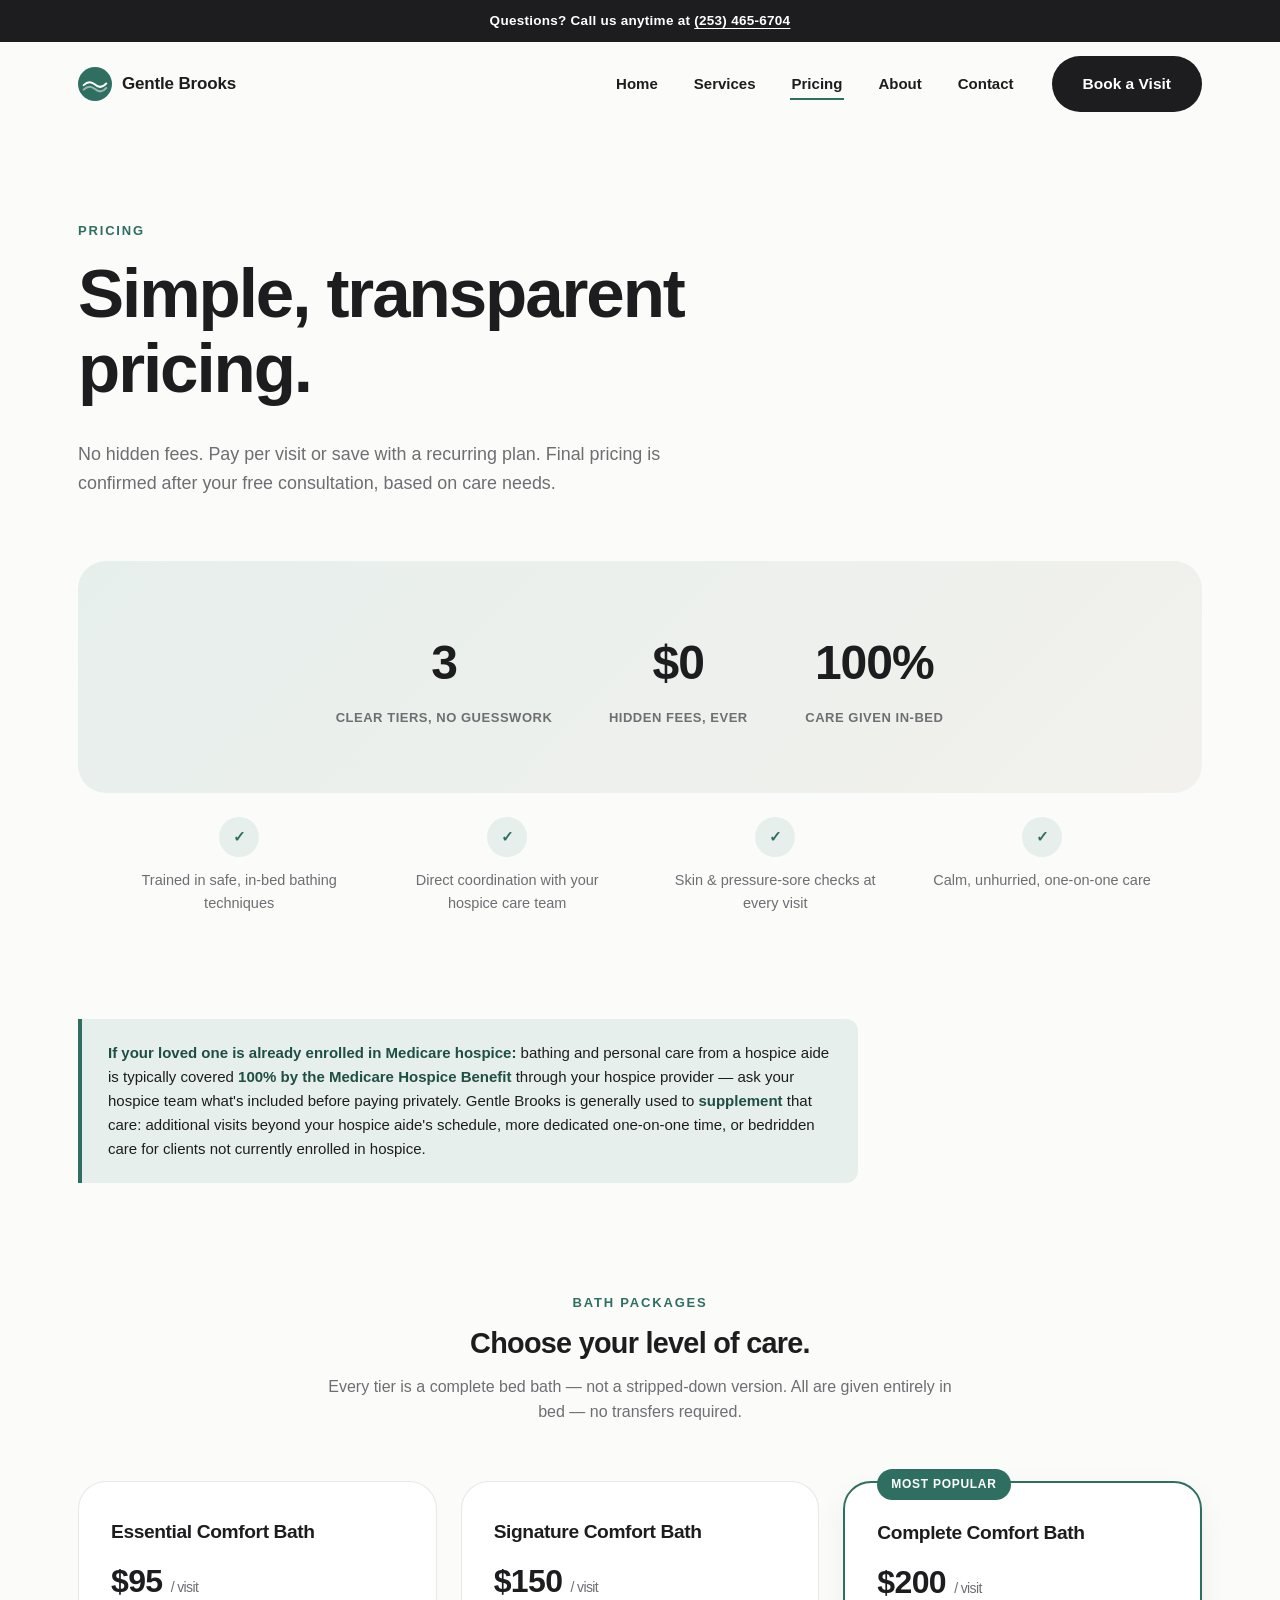
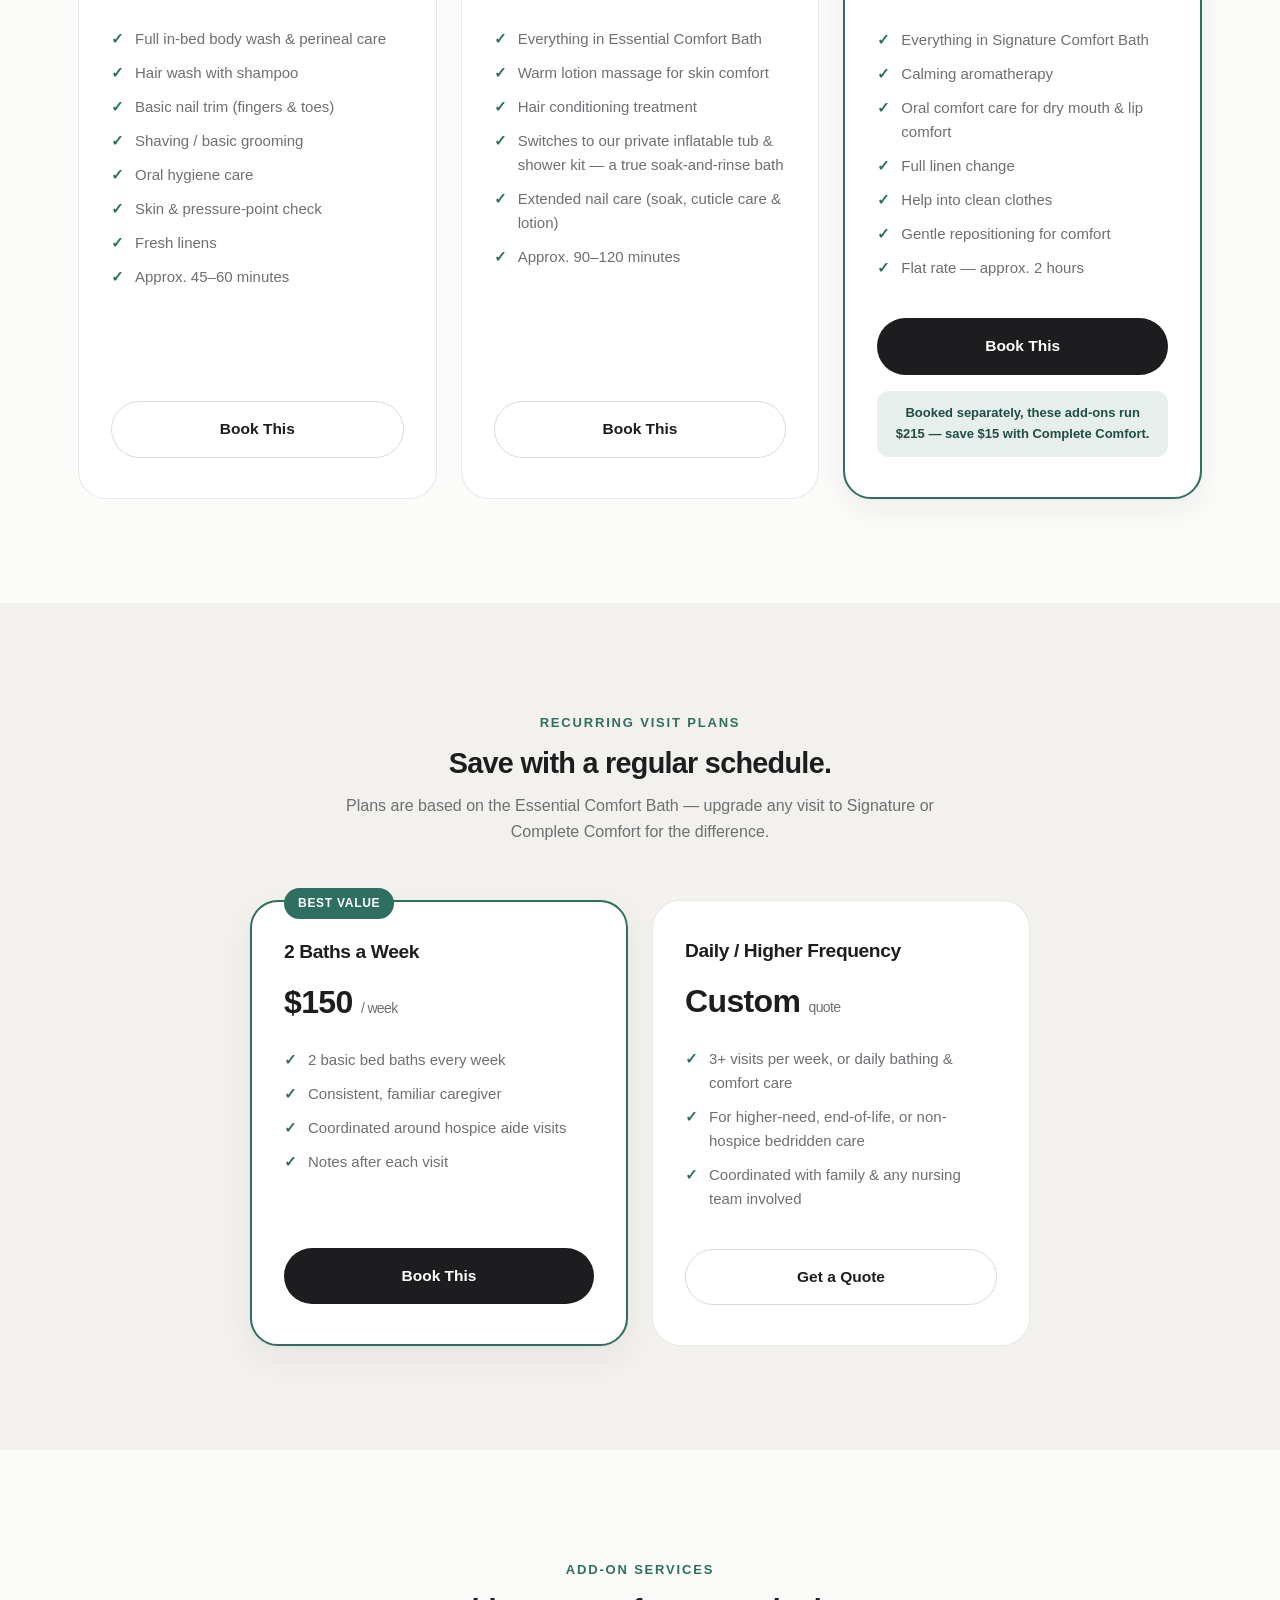
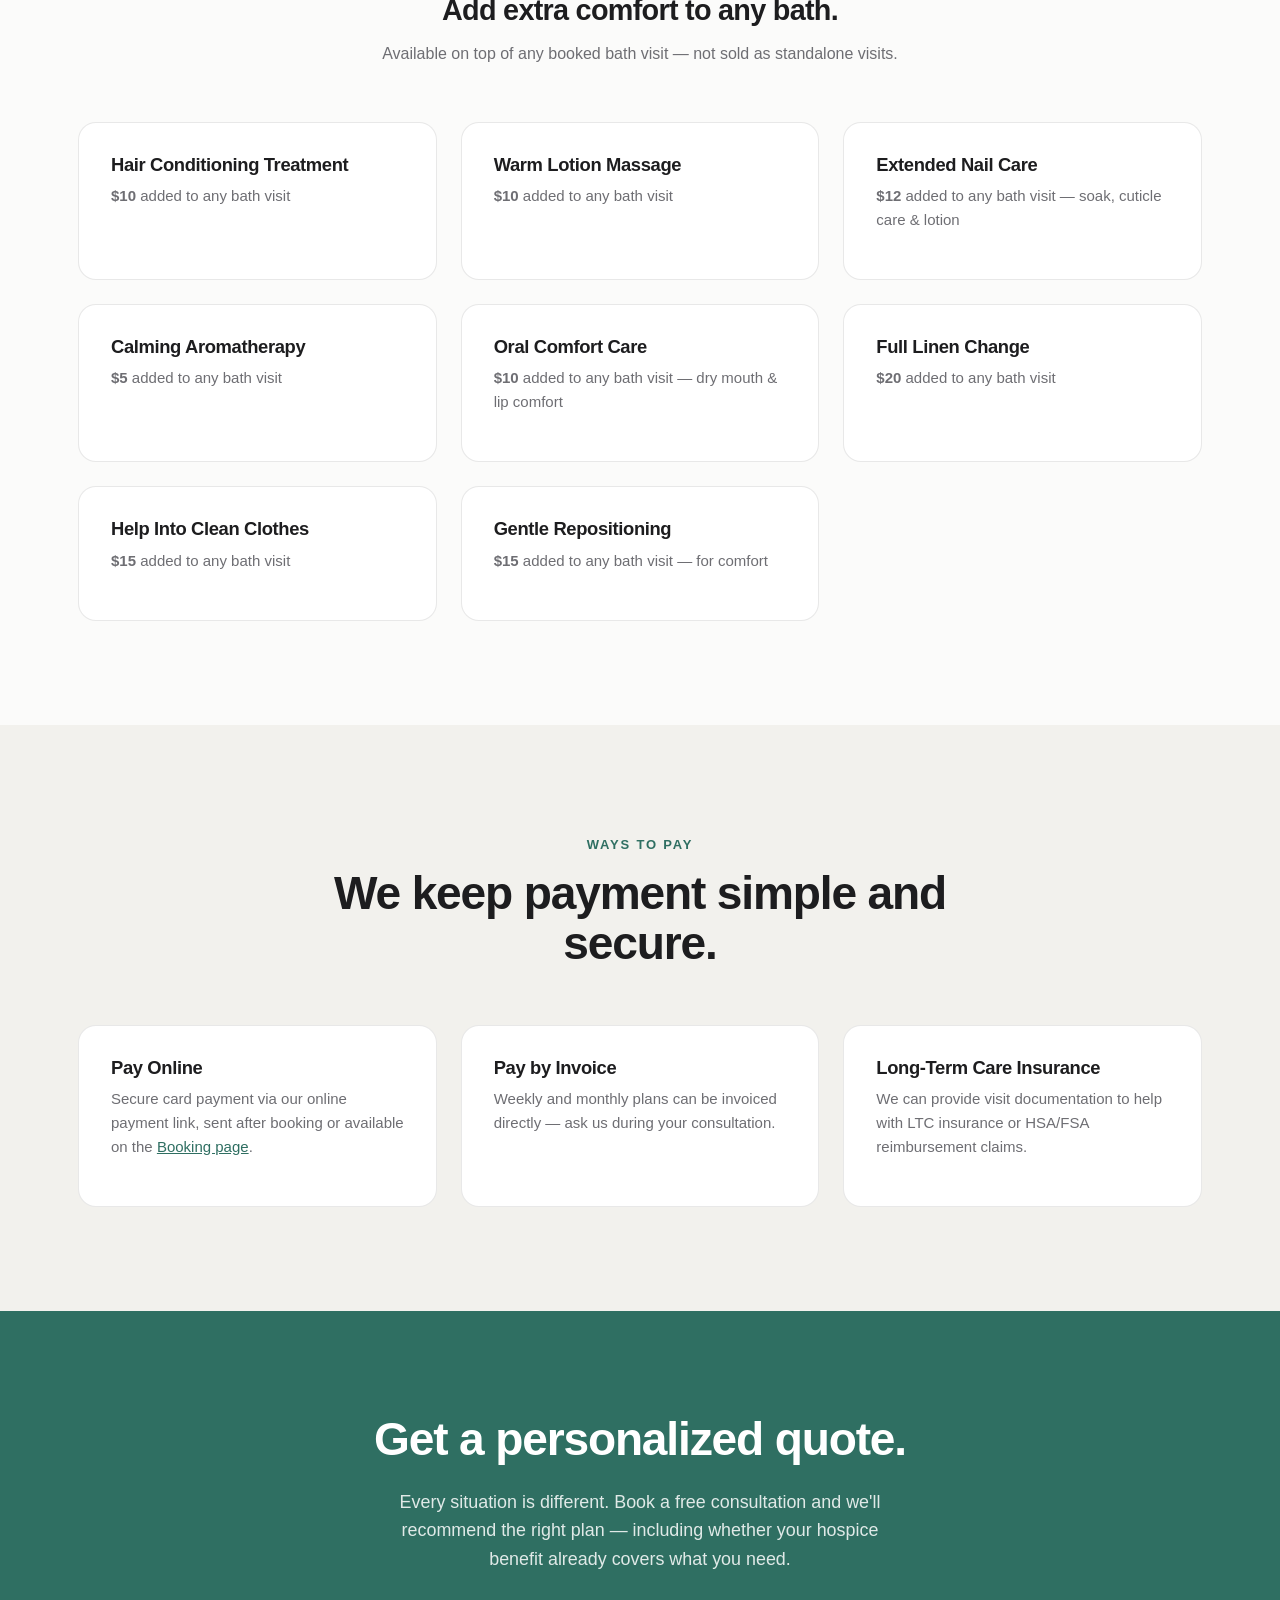
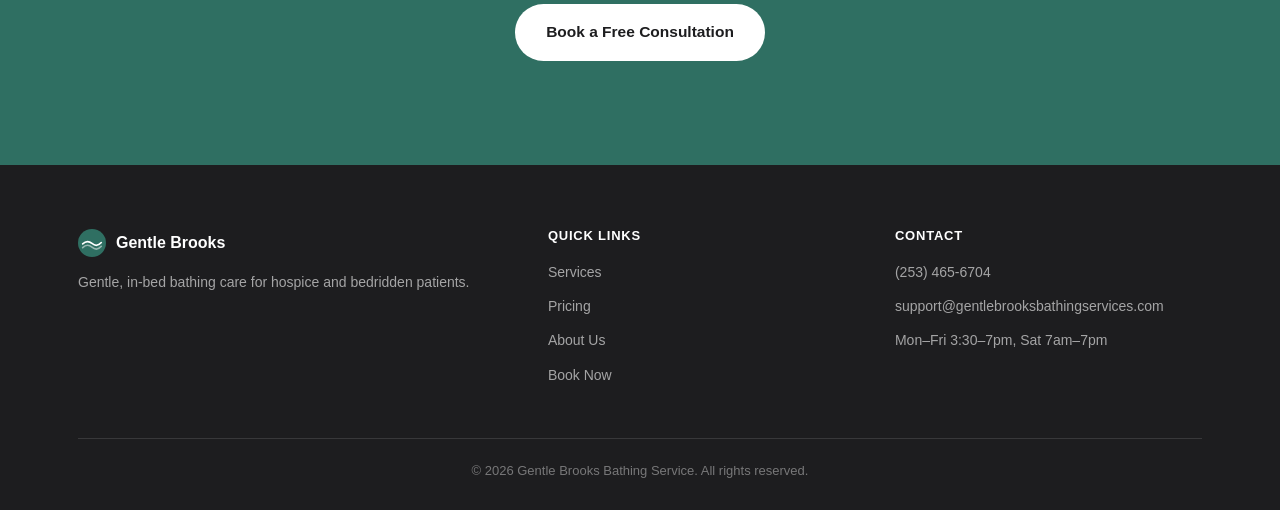
<file: pricing.html>
<!doctype html>
<html lang="en">
<head>
<meta charset="UTF-8">
<meta name="viewport" content="width=device-width, initial-scale=1.0">
<title>Pricing | Gentle Brooks Bathing Service</title>
<meta name="description" content="Simple, transparent pricing for in-home bathing care visits and packages.">
<link rel="icon" type="image/svg+xml" href="assets/images/icon.svg">
<link rel="stylesheet" href="assets/css/style.css">
</head>
<body>
<a class="skip-link" href="#main">Skip to main content</a>

<div class="call-strip">
  Questions? Call us anytime at <a href="tel:+12534656704">(253) 465-6704</a>
</div>

<header class="site-header" id="siteHeader">
  <div class="container header-inner">
    <a class="brand" href="index.html">
      <img src="assets/images/icon.svg" alt="" class="brand-mark" aria-hidden="true">
      <span class="brand-word">Gentle Brooks</span>
    </a>
    <div class="nav-flex">
      <nav class="main-nav" id="mainNav" aria-label="Primary">
        <ul>
          <li><a href="index.html">Home</a></li>
          <li><a href="services.html">Services</a></li>
          <li><a href="pricing.html" aria-current="page">Pricing</a></li>
          <li><a href="about.html">About</a></li>
          <li><a href="contact.html">Contact</a></li>
        </ul>
      </nav>
      <a class="btn btn-primary nav-cta" href="booking.html">Book a Visit</a>
    </div>
    <button class="nav-toggle" id="navToggle" aria-label="Toggle menu" aria-expanded="false" aria-controls="mainNav">
      <span class="bar"></span><span class="bar"></span><span class="bar"></span>
    </button>
  </div>
</header>

<main id="main">

  <section class="hero" style="padding-bottom:24px;">
    <div class="container">
      <div class="hero-inner reveal">
        <p class="eyebrow">Pricing</p>
        <h1 class="display-1">Simple, transparent pricing.</h1>
        <p class="lead">No hidden fees. Pay per visit or save with a recurring plan. Final pricing is confirmed after your free consultation, based on care needs.</p>
      </div>

      <div class="hero-visual reveal reveal-delay-1">
        <div class="hero-stat">
          <div class="num">3</div>
          <div class="label">Clear Tiers, No Guesswork</div>
        </div>
        <div class="hero-stat">
          <div class="num">$0</div>
          <div class="label">Hidden Fees, Ever</div>
        </div>
        <div class="hero-stat">
          <div class="num">100%</div>
          <div class="label">Care Given In-Bed</div>
        </div>
      </div>
    </div>
  </section>

  <section class="section tight" style="padding-top:0;padding-bottom:0;">
    <div class="container">
      <ul class="trust-row reveal">
        <li><span class="glyph">&#10003;</span>Trained in safe, in-bed bathing techniques</li>
        <li><span class="glyph">&#10003;</span>Direct coordination with your hospice care team</li>
        <li><span class="glyph">&#10003;</span>Skin &amp; pressure-sore checks at every visit</li>
        <li><span class="glyph">&#10003;</span>Calm, unhurried, one-on-one care</li>
      </ul>
    </div>
  </section>

  <section class="section" style="padding-bottom:0;">
    <div class="container">
      <div class="callout reveal">
        <strong>If your loved one is already enrolled in Medicare hospice:</strong> bathing and personal care from a hospice aide is typically covered <strong>100% by the Medicare Hospice Benefit</strong> through your hospice provider &mdash; ask your hospice team what's included before paying privately. Gentle Brooks is generally used to <strong>supplement</strong> that care: additional visits beyond your hospice aide's schedule, more dedicated one-on-one time, or bedridden care for clients not currently enrolled in hospice.
      </div>
    </div>
  </section>

  <section class="section">
    <div class="container">
      <div class="section-heading center reveal">
        <p class="eyebrow">Bath Packages</p>
        <h2 class="display-2" style="font-size:1.8rem;">Choose your level of care.</h2>
        <p class="lead" style="font-size:1rem;margin-left:auto;margin-right:auto;">Every tier is a complete bed bath &mdash; not a stripped-down version. All are given entirely in bed &mdash; no transfers required.</p>
      </div>
      <div class="pricing-grid reveal">
        <div class="price-card">
          <h3>Essential Comfort Bath</h3>
          <p class="price">$95 <span>/ visit</span></p>
          <ul>
            <li>Full in-bed body wash &amp; perineal care</li>
            <li>Hair wash with shampoo</li>
            <li>Basic nail trim (fingers &amp; toes)</li>
            <li>Shaving / basic grooming</li>
            <li>Oral hygiene care</li>
            <li>Skin &amp; pressure-point check</li>
            <li>Fresh linens</li>
            <li>Approx. 45&ndash;60 minutes</li>
          </ul>
          <a class="btn btn-outline" href="booking.html" style="justify-content:center;">Book This</a>
        </div>
        <div class="price-card">
          <h3>Signature Comfort Bath</h3>
          <p class="price">$150 <span>/ visit</span></p>
          <ul>
            <li>Everything in Essential Comfort Bath</li>
            <li>Warm lotion massage for skin comfort</li>
            <li>Hair conditioning treatment</li>
            <li>Switches to our private inflatable tub &amp; shower kit &mdash; a true soak-and-rinse bath</li>
            <li>Extended nail care (soak, cuticle care &amp; lotion)</li>
            <li>Approx. 90&ndash;120 minutes</li>
          </ul>
          <a class="btn btn-outline" href="booking.html" style="justify-content:center;">Book This</a>
        </div>
        <div class="price-card featured">
          <span class="badge">Most Popular</span>
          <h3>Complete Comfort Bath</h3>
          <p class="price">$200 <span>/ visit</span></p>
          <ul>
            <li>Everything in Signature Comfort Bath</li>
            <li>Calming aromatherapy</li>
            <li>Oral comfort care for dry mouth &amp; lip comfort</li>
            <li>Full linen change</li>
            <li>Help into clean clothes</li>
            <li>Gentle repositioning for comfort</li>
            <li>Flat rate &mdash; approx. 2 hours</li>
          </ul>
          <a class="btn btn-primary" href="booking.html" style="justify-content:center;">Book This</a>
          <div class="value-note">Booked separately, these add-ons run $215 &mdash; save $15 with Complete Comfort.</div>
        </div>
      </div>
    </div>
  </section>

  <section class="section alt">
    <div class="container">
      <div class="section-heading center reveal">
        <p class="eyebrow">Recurring Visit Plans</p>
        <h2 class="display-2" style="font-size:1.8rem;">Save with a regular schedule.</h2>
        <p class="lead" style="font-size:1rem;margin-left:auto;margin-right:auto;">Plans are based on the Essential Comfort Bath &mdash; upgrade any visit to Signature or Complete Comfort for the difference.</p>
      </div>
      <div class="pricing-grid reveal" style="max-width:780px;margin:0 auto;grid-template-columns:1fr 1fr;">
        <div class="price-card featured">
          <span class="badge">Best Value</span>
          <h3>2 Baths a Week</h3>
          <p class="price">$150 <span>/ week</span></p>
          <ul>
            <li>2 basic bed baths every week</li>
            <li>Consistent, familiar caregiver</li>
            <li>Coordinated around hospice aide visits</li>
            <li>Notes after each visit</li>
          </ul>
          <a class="btn btn-primary" href="booking.html" style="justify-content:center;">Book This</a>
        </div>
        <div class="price-card">
          <h3>Daily / Higher Frequency</h3>
          <p class="price">Custom <span>quote</span></p>
          <ul>
            <li>3+ visits per week, or daily bathing &amp; comfort care</li>
            <li>For higher-need, end-of-life, or non-hospice bedridden care</li>
            <li>Coordinated with family &amp; any nursing team involved</li>
          </ul>
          <a class="btn btn-outline" href="contact.html" style="justify-content:center;">Get a Quote</a>
        </div>
      </div>
    </div>
  </section>

  <section class="section">
    <div class="container">
      <div class="section-heading center reveal">
        <p class="eyebrow">Add-On Services</p>
        <h2 class="display-2" style="font-size:1.8rem;">Add extra comfort to any bath.</h2>
        <p class="lead" style="font-size:1rem;margin-left:auto;margin-right:auto;">Available on top of any booked bath visit &mdash; not sold as standalone visits.</p>
      </div>
      <div class="card-grid reveal">
        <div class="card">
          <h3>Hair Conditioning Treatment</h3>
          <p><strong>$10</strong> added to any bath visit</p>
        </div>
        <div class="card">
          <h3>Warm Lotion Massage</h3>
          <p><strong>$10</strong> added to any bath visit</p>
        </div>
        <div class="card">
          <h3>Extended Nail Care</h3>
          <p><strong>$12</strong> added to any bath visit &mdash; soak, cuticle care &amp; lotion</p>
        </div>
        <div class="card">
          <h3>Calming Aromatherapy</h3>
          <p><strong>$5</strong> added to any bath visit</p>
        </div>
        <div class="card">
          <h3>Oral Comfort Care</h3>
          <p><strong>$10</strong> added to any bath visit &mdash; dry mouth &amp; lip comfort</p>
        </div>
        <div class="card">
          <h3>Full Linen Change</h3>
          <p><strong>$20</strong> added to any bath visit</p>
        </div>
        <div class="card">
          <h3>Help Into Clean Clothes</h3>
          <p><strong>$15</strong> added to any bath visit</p>
        </div>
        <div class="card">
          <h3>Gentle Repositioning</h3>
          <p><strong>$15</strong> added to any bath visit &mdash; for comfort</p>
        </div>
      </div>
    </div>
  </section>

  <section class="section alt">
    <div class="container">
      <div class="section-heading center reveal">
        <p class="eyebrow">Ways to Pay</p>
        <h2 class="display-2">We keep payment simple and secure.</h2>
      </div>
      <div class="card-grid reveal">
        <div class="card">
          <h3>Pay Online</h3>
          <p>Secure card payment via our online payment link, sent after booking or available on the <a href="booking.html">Booking page</a>.</p>
        </div>
        <div class="card">
          <h3>Pay by Invoice</h3>
          <p>Weekly and monthly plans can be invoiced directly &mdash; ask us during your consultation.</p>
        </div>
        <div class="card">
          <h3>Long-Term Care Insurance</h3>
          <p>We can provide visit documentation to help with LTC insurance or HSA/FSA reimbursement claims.</p>
        </div>
      </div>
    </div>
  </section>

  <section class="section accent-block cta-banner">
    <div class="container reveal">
      <h2 class="display-2">Get a personalized quote.</h2>
      <p class="lead">Every situation is different. Book a free consultation and we'll recommend the right plan &mdash; including whether your hospice benefit already covers what you need.</p>
      <div class="btn-row">
        <a class="btn btn-primary" href="booking.html">Book a Free Consultation</a>
      </div>
    </div>
  </section>

</main>

<footer class="site-footer">
  <div class="container">
    <div class="footer-grid">
      <div>
        <div class="footer-brand">
          <img src="assets/images/icon.svg" alt="" style="height:28px;width:28px;">
          <span>Gentle Brooks</span>
        </div>
        <p>Gentle, in-bed bathing care for hospice and bedridden patients.</p>
      </div>
      <div>
        <h4>Quick Links</h4>
        <ul>
          <li><a href="services.html">Services</a></li>
          <li><a href="pricing.html">Pricing</a></li>
          <li><a href="about.html">About Us</a></li>
          <li><a href="booking.html">Book Now</a></li>
        </ul>
      </div>
      <div>
        <h4>Contact</h4>
        <ul>
          <li><a href="tel:+12534656704">(253) 465-6704</a></li>
          <li><a href="mailto:support@gentlebrooksbathingservices.com">support@gentlebrooksbathingservices.com</a></li>
          <li>Mon&ndash;Fri 3:30&ndash;7pm, Sat 7am&ndash;7pm</li>
        </ul>
      </div>
    </div>
    <div class="footer-bottom">
      &copy; 2026 Gentle Brooks Bathing Service. All rights reserved.
    </div>
  </div>
</footer>

<script src="assets/js/main.js"></script>
</body>
</html>
</file>
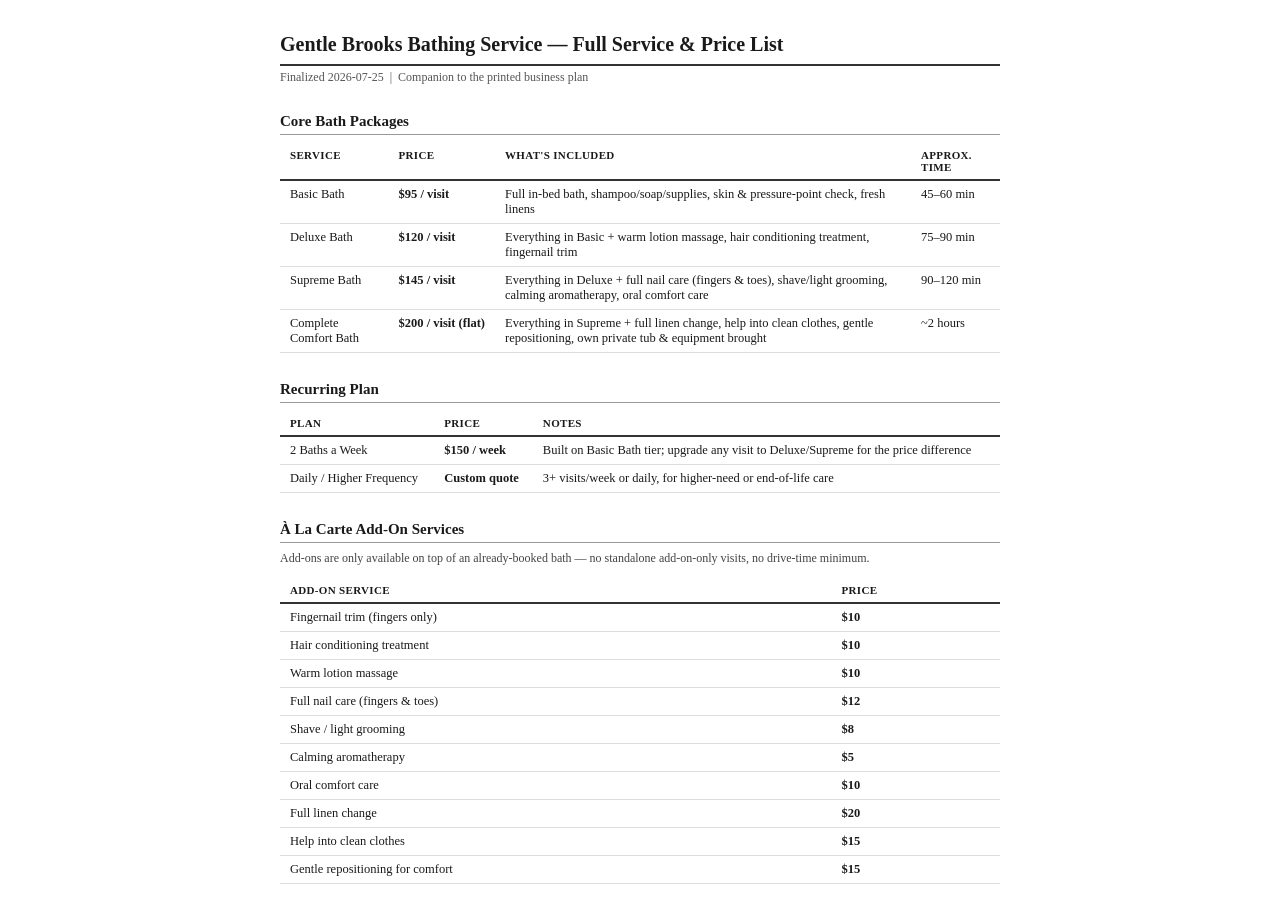
<file: service-price-list-print.html>
<!doctype html>
<html lang="en">
<head>
<meta charset="UTF-8">
<title>Gentle Brooks Bathing Service — Full Service &amp; Price List</title>
<style>
  @page { margin: 0.75in; }
  body { font-family: Georgia, 'Times New Roman', serif; color: #1a1a1a; max-width: 7.5in; margin: 0 auto; padding: 20px; }
  h1 { font-size: 20px; border-bottom: 2px solid #333; padding-bottom: 8px; margin-bottom: 4px; }
  .subtitle { font-size: 12px; color: #555; margin-bottom: 24px; }
  h2 { font-size: 15px; margin-top: 28px; margin-bottom: 8px; border-bottom: 1px solid #999; padding-bottom: 4px; }
  table { width: 100%; border-collapse: collapse; margin-bottom: 12px; font-size: 12.5px; }
  th, td { text-align: left; padding: 6px 10px; border-bottom: 1px solid #ddd; vertical-align: top; }
  th { border-bottom: 2px solid #333; font-size: 11px; text-transform: uppercase; letter-spacing: 0.03em; }
  td.price, th.price { white-space: nowrap; font-weight: bold; }
  p.note { font-size: 12px; color: #444; margin-top: 6px; }
</style>
</head>
<body>

<h1>Gentle Brooks Bathing Service — Full Service &amp; Price List</h1>
<div class="subtitle">Finalized 2026-07-25 &nbsp;|&nbsp; Companion to the printed business plan</div>

<h2>Core Bath Packages</h2>
<table>
<tr><th>Service</th><th class="price">Price</th><th>What's Included</th><th>Approx. Time</th></tr>
<tr><td>Basic Bath</td><td class="price">$95 / visit</td><td>Full in-bed bath, shampoo/soap/supplies, skin &amp; pressure-point check, fresh linens</td><td>45–60 min</td></tr>
<tr><td>Deluxe Bath</td><td class="price">$120 / visit</td><td>Everything in Basic + warm lotion massage, hair conditioning treatment, fingernail trim</td><td>75–90 min</td></tr>
<tr><td>Supreme Bath</td><td class="price">$145 / visit</td><td>Everything in Deluxe + full nail care (fingers &amp; toes), shave/light grooming, calming aromatherapy, oral comfort care</td><td>90–120 min</td></tr>
<tr><td>Complete Comfort Bath</td><td class="price">$200 / visit (flat)</td><td>Everything in Supreme + full linen change, help into clean clothes, gentle repositioning, own private tub &amp; equipment brought</td><td>~2 hours</td></tr>
</table>

<h2>Recurring Plan</h2>
<table>
<tr><th>Plan</th><th class="price">Price</th><th>Notes</th></tr>
<tr><td>2 Baths a Week</td><td class="price">$150 / week</td><td>Built on Basic Bath tier; upgrade any visit to Deluxe/Supreme for the price difference</td></tr>
<tr><td>Daily / Higher Frequency</td><td class="price">Custom quote</td><td>3+ visits/week or daily, for higher-need or end-of-life care</td></tr>
</table>

<h2>À La Carte Add-On Services</h2>
<p class="note">Add-ons are only available on top of an already-booked bath — no standalone add-on-only visits, no drive-time minimum.</p>
<table>
<tr><th>Add-On Service</th><th class="price">Price</th></tr>
<tr><td>Fingernail trim (fingers only)</td><td class="price">$10</td></tr>
<tr><td>Hair conditioning treatment</td><td class="price">$10</td></tr>
<tr><td>Warm lotion massage</td><td class="price">$10</td></tr>
<tr><td>Full nail care (fingers &amp; toes)</td><td class="price">$12</td></tr>
<tr><td>Shave / light grooming</td><td class="price">$8</td></tr>
<tr><td>Calming aromatherapy</td><td class="price">$5</td></tr>
<tr><td>Oral comfort care</td><td class="price">$10</td></tr>
<tr><td>Full linen change</td><td class="price">$20</td></tr>
<tr><td>Help into clean clothes</td><td class="price">$15</td></tr>
<tr><td>Gentle repositioning for comfort</td><td class="price">$15</td></tr>
</table>

</body>
</html>
</file>
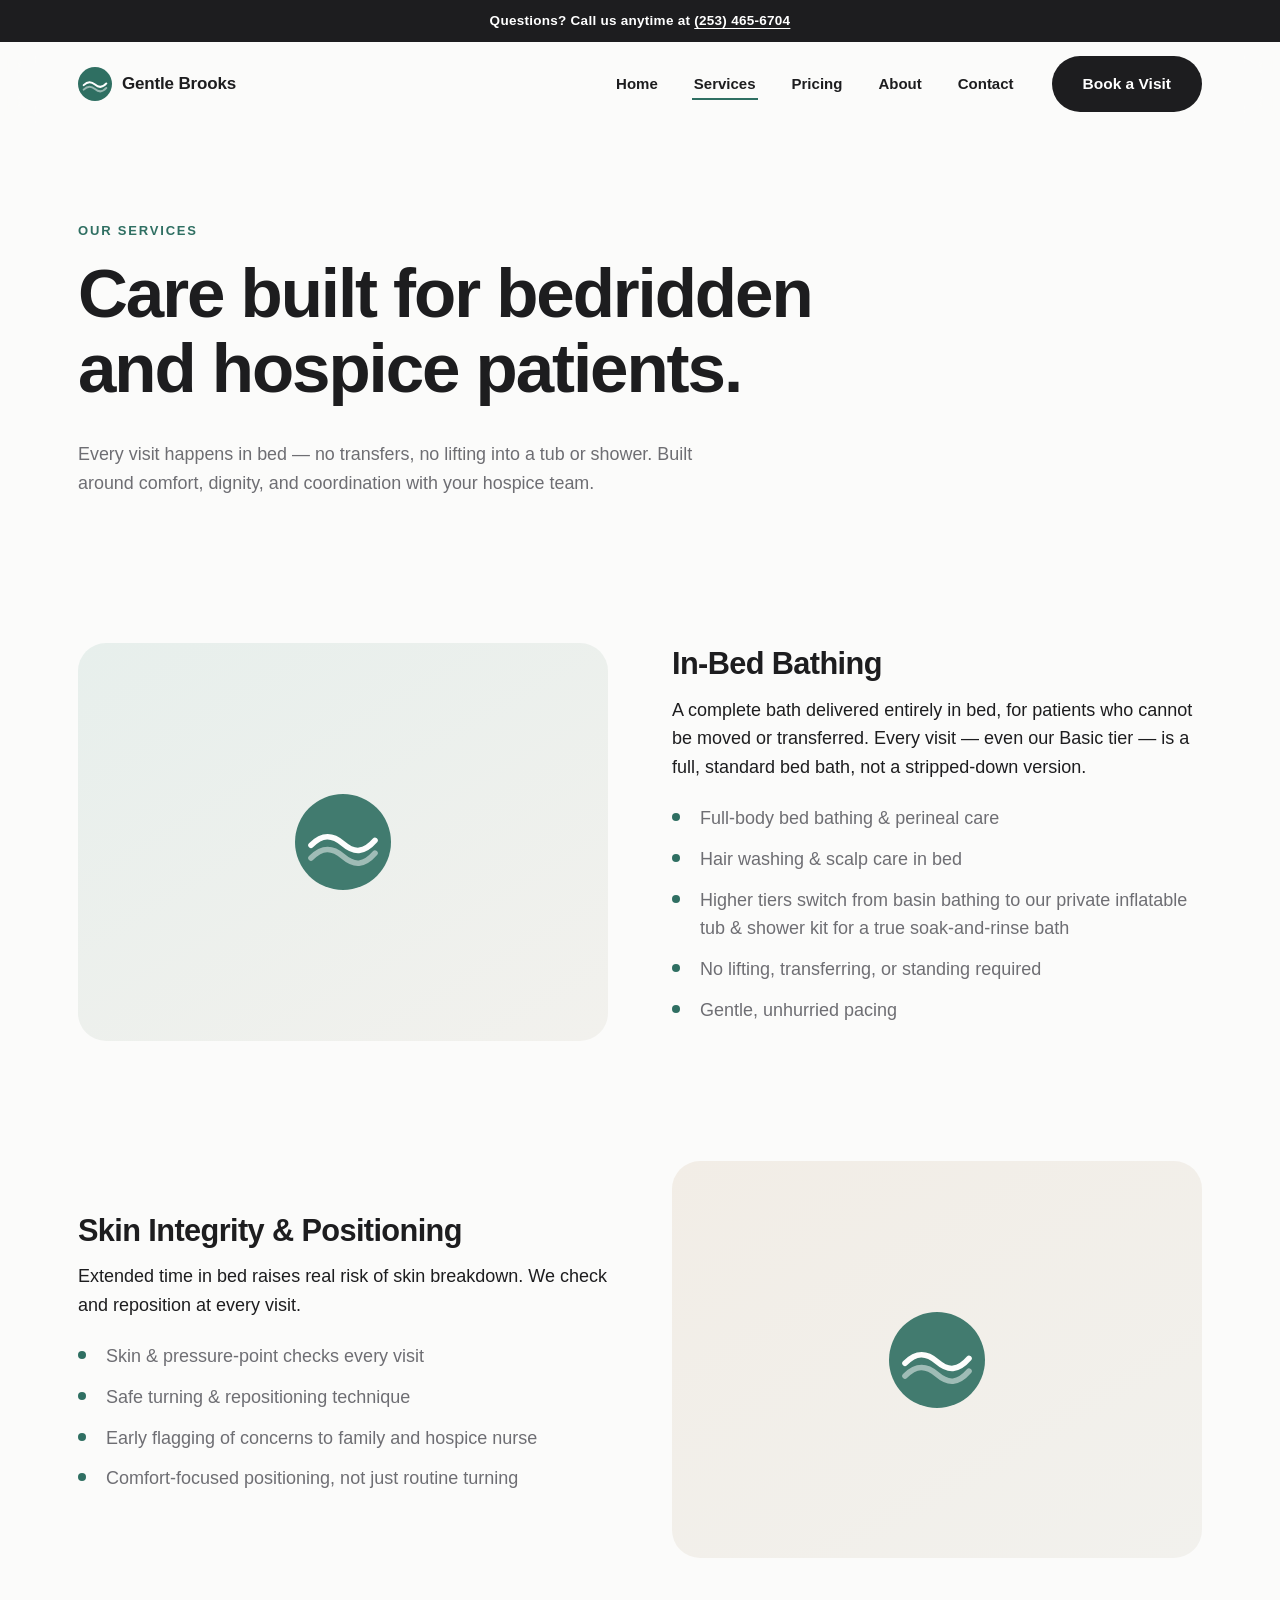
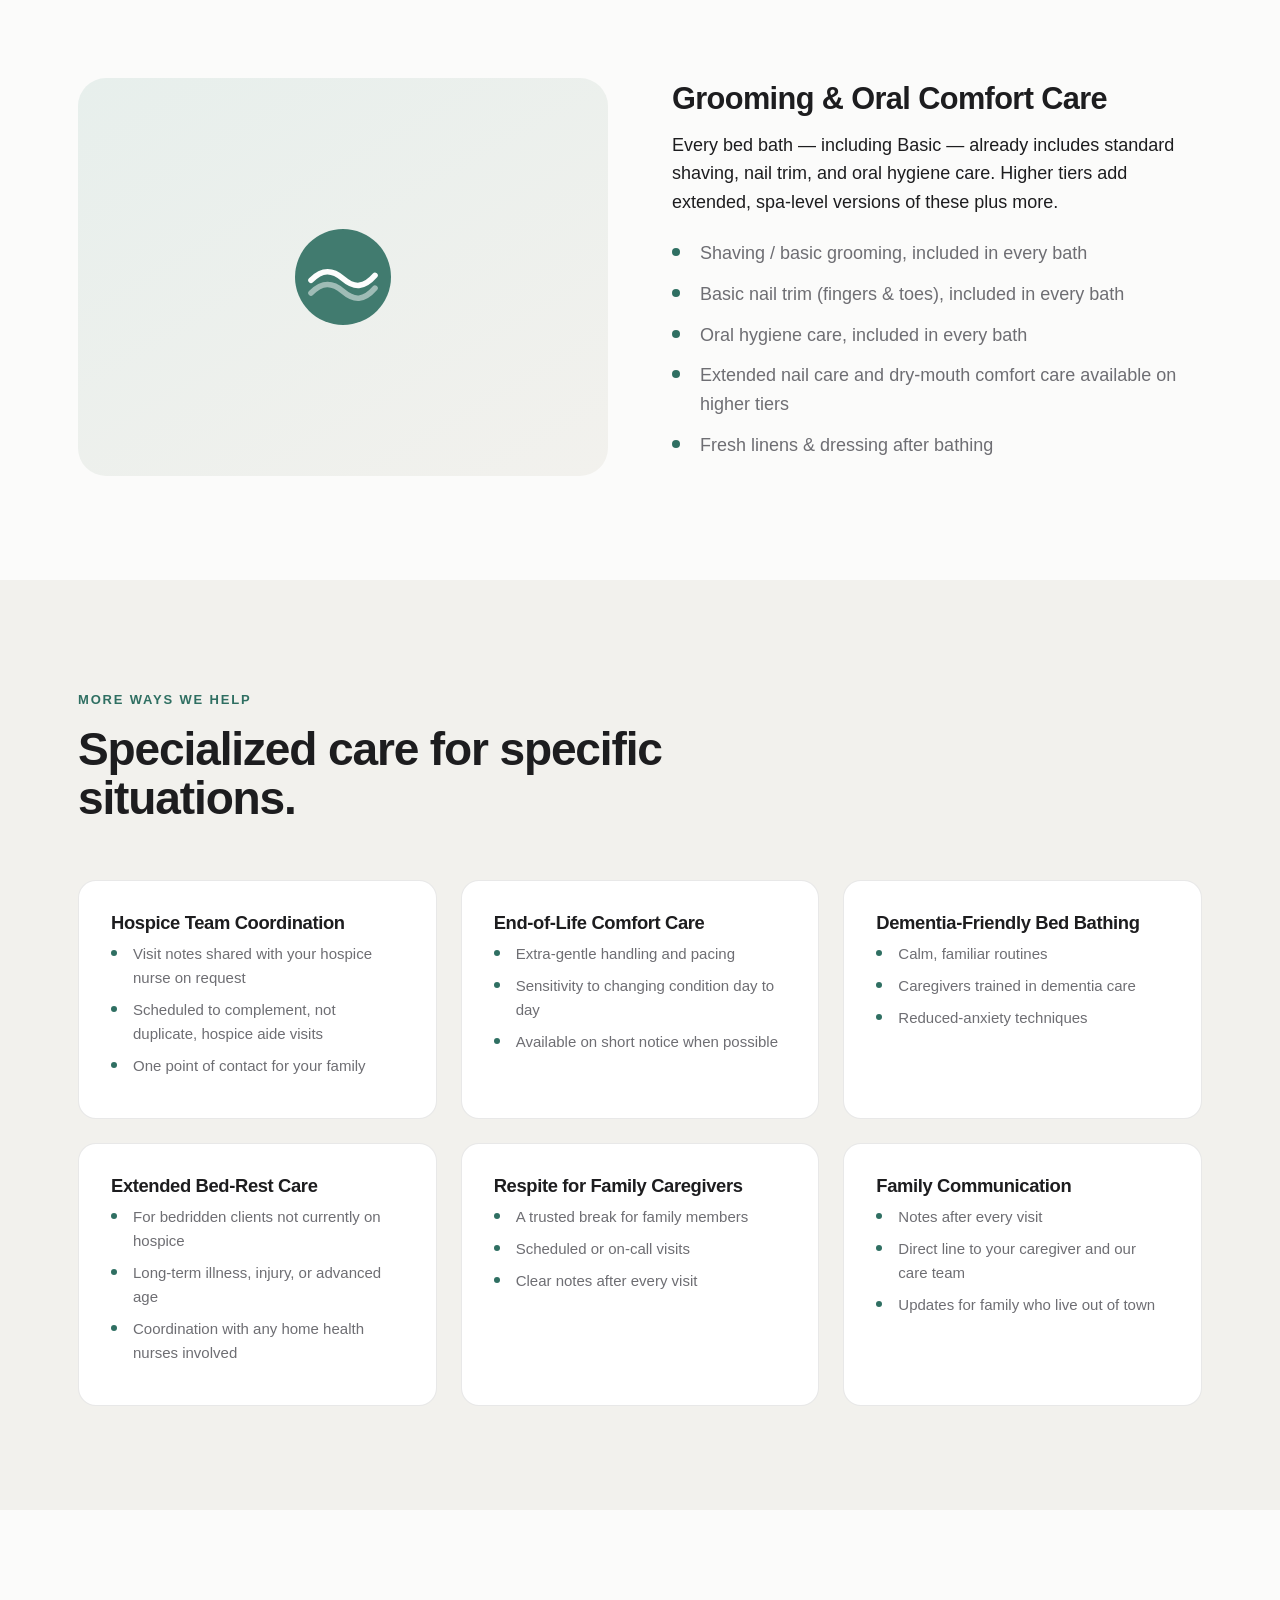
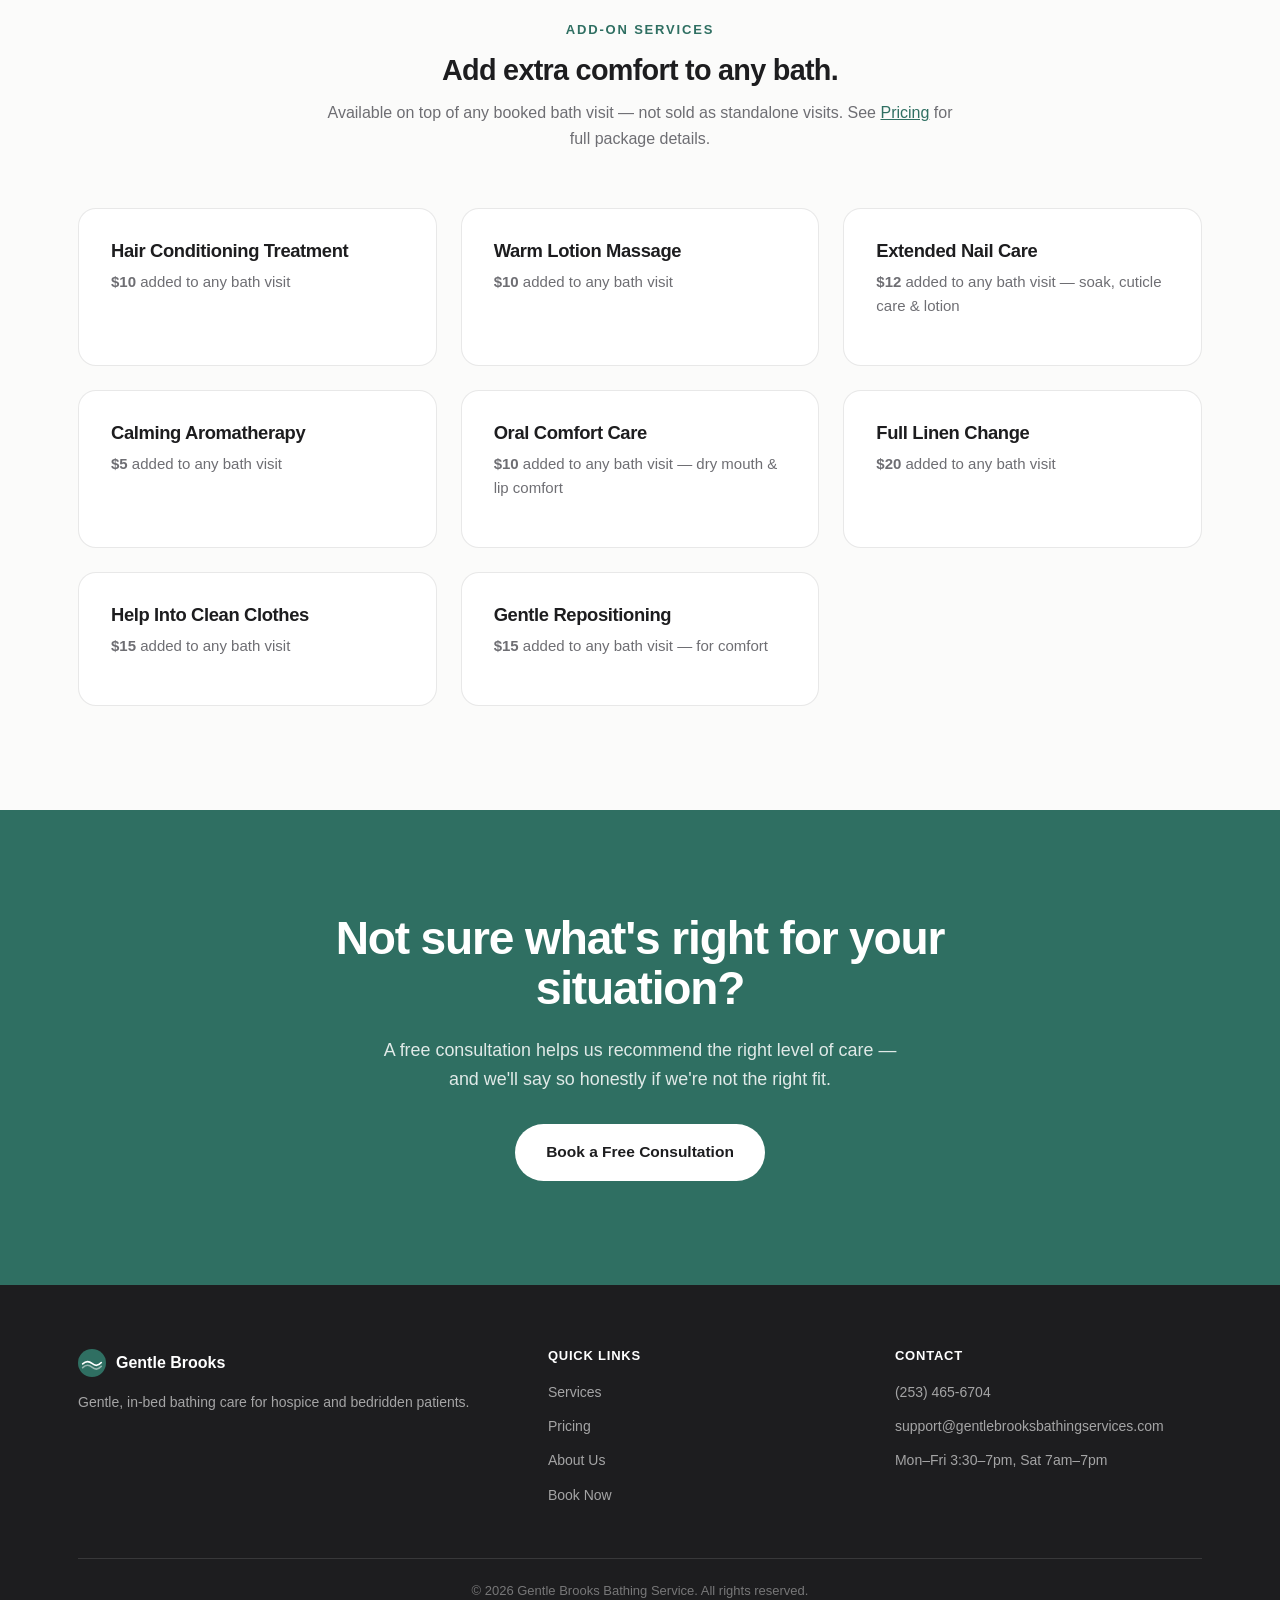
<file: services.html>
<!doctype html>
<html lang="en">
<head>
<meta charset="UTF-8">
<meta name="viewport" content="width=device-width, initial-scale=1.0">
<title>Services | Gentle Brooks Bathing Service</title>
<meta name="description" content="In-bed bathing, skin care, and hospice-coordinated personal care for bedridden and hospice patients — no transfers required.">
<link rel="icon" type="image/svg+xml" href="assets/images/icon.svg">
<link rel="stylesheet" href="assets/css/style.css">
</head>
<body>
<a class="skip-link" href="#main">Skip to main content</a>

<div class="call-strip">
  Questions? Call us anytime at <a href="tel:+12534656704">(253) 465-6704</a>
</div>

<header class="site-header" id="siteHeader">
  <div class="container header-inner">
    <a class="brand" href="index.html">
      <img src="assets/images/icon.svg" alt="" class="brand-mark" aria-hidden="true">
      <span class="brand-word">Gentle Brooks</span>
    </a>
    <div class="nav-flex">
      <nav class="main-nav" id="mainNav" aria-label="Primary">
        <ul>
          <li><a href="index.html">Home</a></li>
          <li><a href="services.html" aria-current="page">Services</a></li>
          <li><a href="pricing.html">Pricing</a></li>
          <li><a href="about.html">About</a></li>
          <li><a href="contact.html">Contact</a></li>
        </ul>
      </nav>
      <a class="btn btn-primary nav-cta" href="booking.html">Book a Visit</a>
    </div>
    <button class="nav-toggle" id="navToggle" aria-label="Toggle menu" aria-expanded="false" aria-controls="mainNav">
      <span class="bar"></span><span class="bar"></span><span class="bar"></span>
    </button>
  </div>
</header>

<main id="main">

  <section class="hero" style="padding-bottom:24px;">
    <div class="container">
      <div class="hero-inner reveal">
        <p class="eyebrow">Our Services</p>
        <h1 class="display-1">Care built for bedridden and hospice patients.</h1>
        <p class="lead">Every visit happens in bed — no transfers, no lifting into a tub or shower. Built around comfort, dignity, and coordination with your hospice team.</p>
      </div>
    </div>
  </section>

  <section class="section">
    <div class="container">
      <div class="feature-row reveal">
        <div class="feature-visual tint-a"><img class="mark" src="assets/images/icon.svg" alt=""></div>
        <div class="feature-copy">
          <h3>In-Bed Bathing</h3>
          <p>A complete bath delivered entirely in bed, for patients who cannot be moved or transferred. Every visit &mdash; even our Basic tier &mdash; is a full, standard bed bath, not a stripped-down version.</p>
          <ul class="feature-list">
            <li>Full-body bed bathing &amp; perineal care</li>
            <li>Hair washing &amp; scalp care in bed</li>
            <li>Higher tiers switch from basin bathing to our private inflatable tub &amp; shower kit for a true soak-and-rinse bath</li>
            <li>No lifting, transferring, or standing required</li>
            <li>Gentle, unhurried pacing</li>
          </ul>
        </div>
      </div>

      <div class="feature-row reverse reveal">
        <div class="feature-visual tint-b"><img class="mark" src="assets/images/icon.svg" alt=""></div>
        <div class="feature-copy">
          <h3>Skin Integrity &amp; Positioning</h3>
          <p>Extended time in bed raises real risk of skin breakdown. We check and reposition at every visit.</p>
          <ul class="feature-list">
            <li>Skin &amp; pressure-point checks every visit</li>
            <li>Safe turning &amp; repositioning technique</li>
            <li>Early flagging of concerns to family and hospice nurse</li>
            <li>Comfort-focused positioning, not just routine turning</li>
          </ul>
        </div>
      </div>

      <div class="feature-row reveal">
        <div class="feature-visual tint-a"><img class="mark" src="assets/images/icon.svg" alt=""></div>
        <div class="feature-copy">
          <h3>Grooming &amp; Oral Comfort Care</h3>
          <p>Every bed bath &mdash; including Basic &mdash; already includes standard shaving, nail trim, and oral hygiene care. Higher tiers add extended, spa-level versions of these plus more.</p>
          <ul class="feature-list">
            <li>Shaving / basic grooming, included in every bath</li>
            <li>Basic nail trim (fingers &amp; toes), included in every bath</li>
            <li>Oral hygiene care, included in every bath</li>
            <li>Extended nail care and dry-mouth comfort care available on higher tiers</li>
            <li>Fresh linens &amp; dressing after bathing</li>
          </ul>
        </div>
      </div>
    </div>
  </section>

  <section class="section alt">
    <div class="container">
      <div class="section-heading reveal">
        <p class="eyebrow">More Ways We Help</p>
        <h2 class="display-2">Specialized care for specific situations.</h2>
      </div>
      <div class="card-grid reveal">
        <div class="card">
          <h3>Hospice Team Coordination</h3>
          <ul>
            <li>Visit notes shared with your hospice nurse on request</li>
            <li>Scheduled to complement, not duplicate, hospice aide visits</li>
            <li>One point of contact for your family</li>
          </ul>
        </div>
        <div class="card">
          <h3>End-of-Life Comfort Care</h3>
          <ul>
            <li>Extra-gentle handling and pacing</li>
            <li>Sensitivity to changing condition day to day</li>
            <li>Available on short notice when possible</li>
          </ul>
        </div>
        <div class="card">
          <h3>Dementia-Friendly Bed Bathing</h3>
          <ul>
            <li>Calm, familiar routines</li>
            <li>Caregivers trained in dementia care</li>
            <li>Reduced-anxiety techniques</li>
          </ul>
        </div>
        <div class="card">
          <h3>Extended Bed-Rest Care</h3>
          <ul>
            <li>For bedridden clients not currently on hospice</li>
            <li>Long-term illness, injury, or advanced age</li>
            <li>Coordination with any home health nurses involved</li>
          </ul>
        </div>
        <div class="card">
          <h3>Respite for Family Caregivers</h3>
          <ul>
            <li>A trusted break for family members</li>
            <li>Scheduled or on-call visits</li>
            <li>Clear notes after every visit</li>
          </ul>
        </div>
        <div class="card">
          <h3>Family Communication</h3>
          <ul>
            <li>Notes after every visit</li>
            <li>Direct line to your caregiver and our care team</li>
            <li>Updates for family who live out of town</li>
          </ul>
        </div>
      </div>
    </div>
  </section>

  <section class="section">
    <div class="container">
      <div class="section-heading center reveal">
        <p class="eyebrow">Add-On Services</p>
        <h2 class="display-2" style="font-size:1.8rem;">Add extra comfort to any bath.</h2>
        <p class="lead" style="font-size:1rem;margin-left:auto;margin-right:auto;">Available on top of any booked bath visit &mdash; not sold as standalone visits. See <a href="pricing.html">Pricing</a> for full package details.</p>
      </div>
      <div class="card-grid reveal">
        <div class="card">
          <h3>Hair Conditioning Treatment</h3>
          <p><strong>$10</strong> added to any bath visit</p>
        </div>
        <div class="card">
          <h3>Warm Lotion Massage</h3>
          <p><strong>$10</strong> added to any bath visit</p>
        </div>
        <div class="card">
          <h3>Extended Nail Care</h3>
          <p><strong>$12</strong> added to any bath visit &mdash; soak, cuticle care &amp; lotion</p>
        </div>
        <div class="card">
          <h3>Calming Aromatherapy</h3>
          <p><strong>$5</strong> added to any bath visit</p>
        </div>
        <div class="card">
          <h3>Oral Comfort Care</h3>
          <p><strong>$10</strong> added to any bath visit &mdash; dry mouth &amp; lip comfort</p>
        </div>
        <div class="card">
          <h3>Full Linen Change</h3>
          <p><strong>$20</strong> added to any bath visit</p>
        </div>
        <div class="card">
          <h3>Help Into Clean Clothes</h3>
          <p><strong>$15</strong> added to any bath visit</p>
        </div>
        <div class="card">
          <h3>Gentle Repositioning</h3>
          <p><strong>$15</strong> added to any bath visit &mdash; for comfort</p>
        </div>
      </div>
    </div>
  </section>

  <section class="section accent-block cta-banner">
    <div class="container reveal">
      <h2 class="display-2">Not sure what's right for your situation?</h2>
      <p class="lead">A free consultation helps us recommend the right level of care &mdash; and we'll say so honestly if we're not the right fit.</p>
      <div class="btn-row">
        <a class="btn btn-primary" href="booking.html">Book a Free Consultation</a>
      </div>
    </div>
  </section>

</main>

<footer class="site-footer">
  <div class="container">
    <div class="footer-grid">
      <div>
        <div class="footer-brand">
          <img src="assets/images/icon.svg" alt="" style="height:28px;width:28px;">
          <span>Gentle Brooks</span>
        </div>
        <p>Gentle, in-bed bathing care for hospice and bedridden patients.</p>
      </div>
      <div>
        <h4>Quick Links</h4>
        <ul>
          <li><a href="services.html">Services</a></li>
          <li><a href="pricing.html">Pricing</a></li>
          <li><a href="about.html">About Us</a></li>
          <li><a href="booking.html">Book Now</a></li>
        </ul>
      </div>
      <div>
        <h4>Contact</h4>
        <ul>
          <li><a href="tel:+12534656704">(253) 465-6704</a></li>
          <li><a href="mailto:support@gentlebrooksbathingservices.com">support@gentlebrooksbathingservices.com</a></li>
          <li>Mon&ndash;Fri 3:30&ndash;7pm, Sat 7am&ndash;7pm</li>
        </ul>
      </div>
    </div>
    <div class="footer-bottom">
      &copy; 2026 Gentle Brooks Bathing Service. All rights reserved.
    </div>
  </div>
</footer>

<script src="assets/js/main.js"></script>
</body>
</html>
</file>
<file: assets/css/style.css>
/* ===========================================================
   Gentle Brooks — Design System
   Apple-style restraint & type discipline, Nike-style confidence
   in color, scale, and calls to action.
=========================================================== */

:root {
  --ink: #1D1D1F;
  --ink-soft: #6E6E73;
  --ink-faint: #9A9AA0;
  --bg: #FBFBFA;
  --bg-alt: #F2F1ED;
  --bg-deep: #EDEBE4;
  --white: #FFFFFF;
  --accent: #2F6F62;
  --accent-dark: #1F4E44;
  --accent-tint: #E7EFEC;
  --line: rgba(29,29,31,0.10);
  --line-strong: rgba(29,29,31,0.16);
  --radius-lg: 28px;
  --radius-md: 18px;
  --radius-sm: 12px;
  --container: 1180px;
  --shadow-soft: 0 1px 2px rgba(29,29,31,0.04), 0 12px 32px rgba(29,29,31,0.06);
  --ease: cubic-bezier(0.22, 1, 0.36, 1);
  --font: -apple-system, BlinkMacSystemFont, "SF Pro Display", "Segoe UI", Roboto, Helvetica, Arial, sans-serif;
}

* { box-sizing: border-box; }
html { scroll-behavior: smooth; }

@media (prefers-reduced-motion: reduce) {
  html { scroll-behavior: auto; }
  *, *::before, *::after {
    animation-duration: 0.001ms !important;
    transition-duration: 0.001ms !important;
  }
}

body {
  margin: 0;
  font-family: var(--font);
  color: var(--ink);
  background: var(--bg);
  line-height: 1.6;
  font-size: 18px;
  -webkit-font-smoothing: antialiased;
}

h1, h2, h3, h4 {
  font-family: var(--font);
  color: var(--ink);
  line-height: 1.08;
  letter-spacing: -0.02em;
  margin: 0 0 0.5em;
  font-weight: 700;
}

p { margin: 0 0 1em; }
a { color: var(--accent); }
img { max-width: 100%; display: block; }

.container {
  max-width: var(--container);
  margin: 0 auto;
  padding: 0 28px;
}

.skip-link {
  position: absolute;
  left: -999px;
  top: auto;
  background: var(--ink);
  color: var(--white);
  padding: 12px 18px;
  border-radius: 10px;
  z-index: 1000;
  font-weight: 600;
}
.skip-link:focus { left: 16px; top: 16px; }

/* ---------- Typography scale ---------- */
.eyebrow {
  display: inline-block;
  font-size: 13px;
  font-weight: 700;
  letter-spacing: 0.14em;
  text-transform: uppercase;
  color: var(--accent);
  margin-bottom: 14px;
}

.display-1 {
  font-size: clamp(2.6rem, 5.4vw, 4.6rem);
  font-weight: 700;
  letter-spacing: -0.03em;
}

.display-2 {
  font-size: clamp(2rem, 3.6vw, 3rem);
  font-weight: 700;
  letter-spacing: -0.025em;
}

.lead {
  font-size: clamp(1.05rem, 1.4vw, 1.3rem);
  color: var(--ink-soft);
  font-weight: 400;
  max-width: 640px;
}

/* ---------- Utility bar ---------- */
.call-strip {
  background: var(--ink);
  color: var(--white);
  text-align: center;
  font-size: 13.5px;
  font-weight: 600;
  letter-spacing: 0.02em;
  padding: 10px 12px;
}
.call-strip a { color: var(--white); text-decoration: underline; text-underline-offset: 3px; }

/* ---------- Header ---------- */
.site-header {
  position: sticky;
  top: 0;
  z-index: 200;
  background: rgba(251,251,250,0.72);
  backdrop-filter: saturate(180%) blur(16px);
  -webkit-backdrop-filter: saturate(180%) blur(16px);
  border-bottom: 1px solid transparent;
  transition: border-color 0.3s var(--ease), box-shadow 0.3s var(--ease);
}
.site-header.is-scrolled {
  border-bottom-color: var(--line);
  box-shadow: 0 1px 0 rgba(29,29,31,0.02);
}

.header-inner {
  display: flex;
  align-items: center;
  justify-content: space-between;
  gap: 20px;
  padding-top: 14px;
  padding-bottom: 14px;
}

.brand {
  display: flex;
  align-items: center;
  gap: 10px;
  text-decoration: none;
  flex-shrink: 0;
}
.brand-mark { height: 34px; width: 34px; }
.brand-word {
  font-weight: 700;
  font-size: 17px;
  color: var(--ink);
  letter-spacing: -0.01em;
}

.main-nav ul {
  list-style: none;
  display: flex;
  gap: 32px;
  margin: 0;
  padding: 0;
  font-size: 15px;
}
.main-nav a {
  text-decoration: none;
  color: var(--ink);
  font-weight: 600;
  padding: 6px 2px;
  position: relative;
}
.main-nav a::after {
  content: "";
  position: absolute;
  left: 0; right: 0; bottom: -2px;
  height: 2px;
  background: var(--accent);
  transform: scaleX(0);
  transform-origin: right;
  transition: transform 0.25s var(--ease);
}
.main-nav a:hover::after,
.main-nav a[aria-current="page"]::after { transform: scaleX(1); transform-origin: left; }

.nav-flex {
  display: flex;
  align-items: center;
  gap: 36px;
}

.nav-cta { display: inline-flex; }

.nav-toggle {
  display: none;
  background: none;
  border: none;
  width: 40px;
  height: 40px;
  padding: 0;
  cursor: pointer;
  position: relative;
  z-index: 210;
}
.nav-toggle .bar {
  position: absolute;
  left: 8px;
  right: 8px;
  height: 2px;
  background: var(--ink);
  border-radius: 2px;
  transition: transform 0.3s var(--ease), opacity 0.2s var(--ease);
}
.nav-toggle .bar:nth-child(1) { top: 14px; }
.nav-toggle .bar:nth-child(2) { top: 20px; }
.nav-toggle .bar:nth-child(3) { top: 26px; }
.nav-toggle[aria-expanded="true"] .bar:nth-child(1) { transform: translateY(6px) rotate(45deg); }
.nav-toggle[aria-expanded="true"] .bar:nth-child(2) { opacity: 0; }
.nav-toggle[aria-expanded="true"] .bar:nth-child(3) { transform: translateY(-6px) rotate(-45deg); }

/* ---------- Buttons ---------- */
.btn {
  display: inline-flex;
  align-items: center;
  gap: 8px;
  font-family: var(--font);
  font-weight: 700;
  font-size: 15.5px;
  padding: 15px 30px;
  border-radius: 100px;
  text-decoration: none;
  border: 1.5px solid transparent;
  transition: transform 0.2s var(--ease), background 0.2s var(--ease), color 0.2s var(--ease), border-color 0.2s var(--ease);
  cursor: pointer;
}
.btn:active { transform: scale(0.97); }

.btn-primary { background: var(--ink); color: var(--white); }
.btn-primary:hover { background: var(--accent-dark); }

.btn-accent { background: var(--accent); color: var(--white); }
.btn-accent:hover { background: var(--accent-dark); }

.btn-outline { background: transparent; color: var(--ink); border-color: var(--line-strong); }
.btn-outline:hover { border-color: var(--ink); }

.btn-ghost {
  background: none;
  border: none;
  padding: 6px 0;
  color: var(--ink);
  border-radius: 0;
  font-weight: 700;
}
.btn-ghost::after { content: "\2192"; transition: transform 0.2s var(--ease); }
.btn-ghost:hover::after { transform: translateX(4px); }

.btn-row { display: flex; gap: 18px; flex-wrap: wrap; align-items: center; }

/* ---------- Sections ---------- */
section.section { padding: 104px 0; }
section.section.tight { padding: 72px 0; }
section.section.alt { background: var(--bg-alt); }
section.section.deep { background: var(--ink); color: var(--white); }
section.section.deep h2, section.section.deep h3 { color: var(--white); }
section.section.deep .lead { color: rgba(255,255,255,0.72); }
section.section.accent-block { background: var(--accent); color: var(--white); }
section.section.accent-block h2 { color: var(--white); }
section.section.accent-block p { color: rgba(255,255,255,0.85); }

.section-heading { max-width: 680px; margin: 0 0 56px; }
.section-heading.center { margin-left: auto; margin-right: auto; text-align: center; }

/* ---------- Reveal on scroll ---------- */
.reveal {
  opacity: 0;
  transform: translateY(28px);
  transition: opacity 0.7s var(--ease), transform 0.7s var(--ease);
}
.reveal.is-visible { opacity: 1; transform: translateY(0); }
.reveal-delay-1 { transition-delay: 0.08s; }
.reveal-delay-2 { transition-delay: 0.16s; }
.reveal-delay-3 { transition-delay: 0.24s; }

/* ---------- Hero ---------- */
.hero {
  padding: 88px 0 64px;
}
.hero-inner { max-width: 760px; }
.hero .btn-row { margin-top: 36px; }

.hero-visual {
  margin-top: 64px;
  border-radius: var(--radius-lg);
  background: linear-gradient(135deg, var(--accent-tint) 0%, var(--bg-alt) 100%);
  padding: 64px 40px;
  display: flex;
  align-items: center;
  justify-content: center;
  gap: 56px;
  flex-wrap: wrap;
}
.hero-stat { text-align: center; min-width: 140px; }
.hero-stat .num {
  font-size: clamp(2.2rem, 4vw, 3rem);
  font-weight: 700;
  color: var(--ink);
  letter-spacing: -0.02em;
}
.hero-stat .label {
  font-size: 13px;
  font-weight: 600;
  letter-spacing: 0.04em;
  text-transform: uppercase;
  color: var(--ink-soft);
  margin-top: 6px;
}

/* ---------- Trust row ---------- */
.trust-row {
  display: flex;
  justify-content: center;
  gap: 48px;
  flex-wrap: wrap;
  list-style: none;
  margin: 0;
  padding: 0;
  text-align: center;
}
.trust-row li {
  max-width: 220px;
  font-size: 14.5px;
  color: var(--ink-soft);
  font-weight: 500;
}
.trust-row .glyph {
  display: block;
  width: 40px;
  height: 40px;
  line-height: 40px;
  border-radius: 50%;
  background: var(--accent-tint);
  color: var(--accent);
  font-weight: 700;
  margin: 0 auto 12px;
}

/* ---------- Feature rows (editorial) ---------- */
.feature-row {
  display: grid;
  grid-template-columns: 1fr 1fr;
  gap: 64px;
  align-items: center;
}
.feature-row + .feature-row { margin-top: 120px; }
.feature-row.reverse .feature-visual { order: 2; }
.feature-row.reverse .feature-copy { order: 1; }

.feature-visual {
  aspect-ratio: 4 / 3;
  border-radius: var(--radius-lg);
  background: var(--bg-alt);
  display: flex;
  align-items: center;
  justify-content: center;
  position: relative;
  overflow: hidden;
}
.feature-visual .mark {
  width: 96px;
  height: 96px;
  opacity: 0.9;
}
.feature-visual.tint-a { background: linear-gradient(150deg, #E7EFEC, #F2F1ED); }
.feature-visual.tint-b { background: linear-gradient(150deg, #F2EDE6, #F2F1ED); }

.feature-copy h3 { font-size: clamp(1.5rem, 2.4vw, 2rem); }
.feature-list {
  list-style: none;
  padding: 0;
  margin: 22px 0 0;
}
.feature-list li {
  padding-left: 28px;
  position: relative;
  margin-bottom: 12px;
  color: var(--ink-soft);
}
.feature-list li::before {
  content: "";
  position: absolute;
  left: 0; top: 9px;
  width: 8px; height: 8px;
  border-radius: 50%;
  background: var(--accent);
}

/* ---------- Steps ---------- */
.steps {
  display: grid;
  grid-template-columns: repeat(4, 1fr);
  gap: 32px;
}
.step { border-top: 1px solid var(--line-strong); padding-top: 24px; }
.step .num {
  font-size: 2.6rem;
  font-weight: 700;
  color: var(--accent);
  letter-spacing: -0.02em;
  display: block;
  margin-bottom: 10px;
}
.step h4 { font-size: 1.05rem; margin-bottom: 6px; }
.step p { color: var(--ink-soft); font-size: 15px; margin: 0; }

/* ---------- Cards (services / pricing) ---------- */
.card-grid {
  display: grid;
  grid-template-columns: repeat(3, 1fr);
  gap: 24px;
}

.card {
  background: var(--white);
  border-radius: var(--radius-md);
  border: 1px solid var(--line);
  padding: 32px;
  transition: border-color 0.25s var(--ease), transform 0.25s var(--ease), box-shadow 0.25s var(--ease);
}
.card:hover { border-color: var(--line-strong); transform: translateY(-3px); box-shadow: var(--shadow-soft); }
.card h3 { font-size: 1.15rem; }
.card p { color: var(--ink-soft); font-size: 15px; }

.card ul {
  margin: 0;
  padding-left: 0;
  list-style: none;
  font-size: 15px;
  color: var(--ink-soft);
}
.card ul li {
  padding-left: 22px;
  position: relative;
  margin-bottom: 8px;
}
.card ul li::before {
  content: "";
  position: absolute;
  left: 0; top: 8px;
  width: 6px; height: 6px;
  border-radius: 50%;
  background: var(--accent);
}

/* ---------- Pricing ---------- */
.pricing-grid {
  display: grid;
  grid-template-columns: repeat(3, 1fr);
  gap: 24px;
  align-items: stretch;
}
.price-card {
  background: var(--white);
  border-radius: var(--radius-lg);
  border: 1px solid var(--line);
  padding: 40px 32px;
  display: flex;
  flex-direction: column;
  position: relative;
  transition: border-color 0.25s var(--ease), transform 0.25s var(--ease), box-shadow 0.25s var(--ease);
}
.price-card:hover { border-color: var(--line-strong); transform: translateY(-3px); box-shadow: var(--shadow-soft); }
.price-card.featured {
  border: 2px solid var(--accent);
  box-shadow: var(--shadow-soft);
}
.price-card.featured:hover { transform: translateY(-6px); }
.price-card .value-note {
  margin-top: 16px;
  padding: 12px 14px;
  background: var(--accent-tint);
  border-radius: 12px;
  font-size: 13px;
  color: var(--accent-dark);
  font-weight: 600;
  text-align: center;
}
.price-card .badge {
  position: absolute;
  top: -14px;
  left: 32px;
  background: var(--accent);
  color: var(--white);
  font-size: 12px;
  font-weight: 700;
  letter-spacing: 0.06em;
  text-transform: uppercase;
  padding: 6px 14px;
  border-radius: 100px;
}
.price-card h3 { font-size: 1.2rem; }
.price-card .price {
  font-size: 2rem;
  font-weight: 700;
  letter-spacing: -0.02em;
  margin: 4px 0 20px;
}
.price-card .price span {
  font-size: 14px;
  font-weight: 500;
  color: var(--ink-soft);
}
.price-card ul {
  list-style: none;
  padding: 0;
  margin: 0 0 28px;
  font-size: 15px;
  color: var(--ink-soft);
  flex-grow: 1;
}
.price-card ul li {
  padding-left: 24px;
  position: relative;
  margin-bottom: 10px;
}
.price-card ul li::before {
  content: "\2713";
  position: absolute;
  left: 0; top: 0;
  color: var(--accent);
  font-weight: 700;
}

/* ---------- Testimonials ---------- */
.quote-block { max-width: 780px; margin: 0 auto 40px; }
.quote-block .mark {
  font-size: 4rem;
  color: var(--accent);
  line-height: 1;
  font-weight: 700;
  margin-bottom: 8px;
  display: block;
}
.quote-block p.quote {
  font-size: clamp(1.2rem, 2.2vw, 1.6rem);
  font-weight: 500;
  color: var(--ink);
  letter-spacing: -0.01em;
}
.quote-block p.attr {
  font-size: 14px;
  color: var(--ink-soft);
  font-weight: 600;
  margin-top: 12px;
}

/* ---------- CTA banner ---------- */
.cta-banner { text-align: center; }
.cta-banner h2 { max-width: 620px; margin-left: auto; margin-right: auto; }
.cta-banner p.lead { max-width: 520px; margin-left: auto; margin-right: auto; }
.cta-banner .btn-row { justify-content: center; margin-top: 30px; }
.cta-banner .btn-primary { background: var(--white); color: var(--ink); }
.cta-banner .btn-primary:hover { background: var(--bg-alt); }
.cta-banner .btn-outline { border-color: rgba(255,255,255,0.5); color: var(--white); }
.cta-banner .btn-outline:hover { border-color: var(--white); background: rgba(255,255,255,0.1); }

/* ---------- Forms ---------- */
.card-form {
  background: var(--white);
  border-radius: var(--radius-lg);
  border: 1px solid var(--line);
  padding: 40px;
  max-width: 640px;
  margin: 0 auto;
}
.form-row { margin-bottom: 22px; }
.form-row label {
  display: block;
  font-weight: 600;
  font-size: 14px;
  margin-bottom: 8px;
  color: var(--ink);
}
.form-row input,
.form-row select,
.form-row textarea {
  width: 100%;
  padding: 14px 16px;
  border: 1.5px solid var(--line-strong);
  border-radius: 12px;
  font-family: var(--font);
  font-size: 16px;
  background: var(--bg);
  transition: border-color 0.2s var(--ease), box-shadow 0.2s var(--ease);
}
.form-row input:focus,
.form-row select:focus,
.form-row textarea:focus {
  outline: none;
  border-color: var(--accent);
  box-shadow: 0 0 0 4px var(--accent-tint);
}
.form-row textarea { resize: vertical; min-height: 120px; }
.two-col { display: grid; grid-template-columns: 1fr 1fr; gap: 20px; }
.form-note { font-size: 13.5px; color: var(--ink-soft); margin-top: 18px; text-align: center; }

/* ---------- Callout ---------- */
.callout {
  background: var(--accent-tint);
  border-left: 4px solid var(--accent);
  border-radius: 0 var(--radius-sm) var(--radius-sm) 0;
  padding: 22px 26px;
  font-size: 15px;
  color: var(--ink);
  max-width: 780px;
}
.callout strong { color: var(--accent-dark); }
.callout.on-dark {
  background: rgba(255,255,255,0.08);
  border-left-color: rgba(255,255,255,0.6);
  color: rgba(255,255,255,0.9);
}

/* ---------- Embed box ---------- */
.embed-box {
  background: var(--bg-alt);
  border: 1.5px dashed var(--line-strong);
  border-radius: var(--radius-lg);
  padding: 48px;
  text-align: center;
  color: var(--ink-soft);
  font-size: 15px;
}
.embed-box strong { color: var(--ink); }
.embed-box code {
  background: var(--white);
  padding: 3px 8px;
  border-radius: 6px;
  font-size: 13px;
  border: 1px solid var(--line);
}

/* ---------- Contact ---------- */
.contact-grid {
  display: grid;
  grid-template-columns: 0.85fr 1.15fr;
  gap: 56px;
  align-items: start;
}
.info-list {
  list-style: none;
  padding: 0;
  font-size: 16px;
}
.info-list li {
  margin-bottom: 22px;
  padding-left: 30px;
  position: relative;
}
.info-list .glyph {
  position: absolute;
  left: 0; top: 0;
  font-size: 11px;
  font-weight: 700;
  letter-spacing: 0.05em;
  text-transform: uppercase;
  color: var(--accent);
  display: block;
  margin-bottom: 2px;
}
.info-list li > a, .info-list li { display: block; }

/* ---------- Footer ---------- */
.site-footer {
  background: var(--ink);
  color: rgba(255,255,255,0.6);
  padding: 64px 0 28px;
  font-size: 14px;
}
.footer-grid {
  display: grid;
  grid-template-columns: 1.4fr 1fr 1fr;
  gap: 40px;
  margin-bottom: 40px;
}
.footer-brand { display: flex; align-items: center; gap: 10px; margin-bottom: 14px; }
.footer-brand span { color: var(--white); font-weight: 700; font-size: 16px; }
.site-footer h4 {
  color: var(--white);
  font-size: 13px;
  letter-spacing: 0.06em;
  text-transform: uppercase;
  margin-bottom: 18px;
}
.site-footer a { color: rgba(255,255,255,0.6); text-decoration: none; }
.site-footer a:hover { color: var(--white); }
.site-footer ul { list-style: none; padding: 0; margin: 0; }
.site-footer li { margin-bottom: 12px; }
.footer-bottom {
  border-top: 1px solid rgba(255,255,255,0.12);
  padding-top: 22px;
  text-align: center;
  font-size: 13px;
  color: rgba(255,255,255,0.4);
}

/* ---------- Responsive ---------- */
@media (max-width: 920px) {
  .feature-row { grid-template-columns: 1fr; gap: 32px; }
  .feature-row.reverse .feature-visual,
  .feature-row.reverse .feature-copy { order: initial; }
  .feature-row + .feature-row { margin-top: 72px; }
  .card-grid { grid-template-columns: 1fr 1fr; }
  .pricing-grid { grid-template-columns: 1fr; max-width: 480px; margin: 0 auto; }
  .steps { grid-template-columns: 1fr 1fr; }
  .footer-grid { grid-template-columns: 1fr 1fr; }
  .contact-grid { grid-template-columns: 1fr; }
}

@media (max-width: 720px) {
  body { font-size: 17px; }
  section.section { padding: 72px 0; }
  .nav-flex { display: none; }
  .nav-toggle { display: block; }

  .main-nav {
    display: none;
  }
  .main-nav.open {
    display: flex;
    flex-direction: column;
    justify-content: center;
    position: fixed;
    inset: 0;
    background: var(--bg);
    padding: 100px 40px 40px;
    z-index: 205;
  }
  .main-nav.open ul {
    flex-direction: column;
    gap: 8px;
  }
  .main-nav.open a { font-size: 28px; display: block; padding: 12px 0; }
  .main-nav.open .nav-cta { margin-top: 24px; }

  .card-grid { grid-template-columns: 1fr; }
  .steps { grid-template-columns: 1fr; }
  .step { padding-top: 20px; }
  .footer-grid { grid-template-columns: 1fr; }
  .two-col { grid-template-columns: 1fr; }
  .hero-visual { gap: 32px; padding: 40px 24px; }
  .card-form, .embed-box { padding: 28px; }
}
</file>
